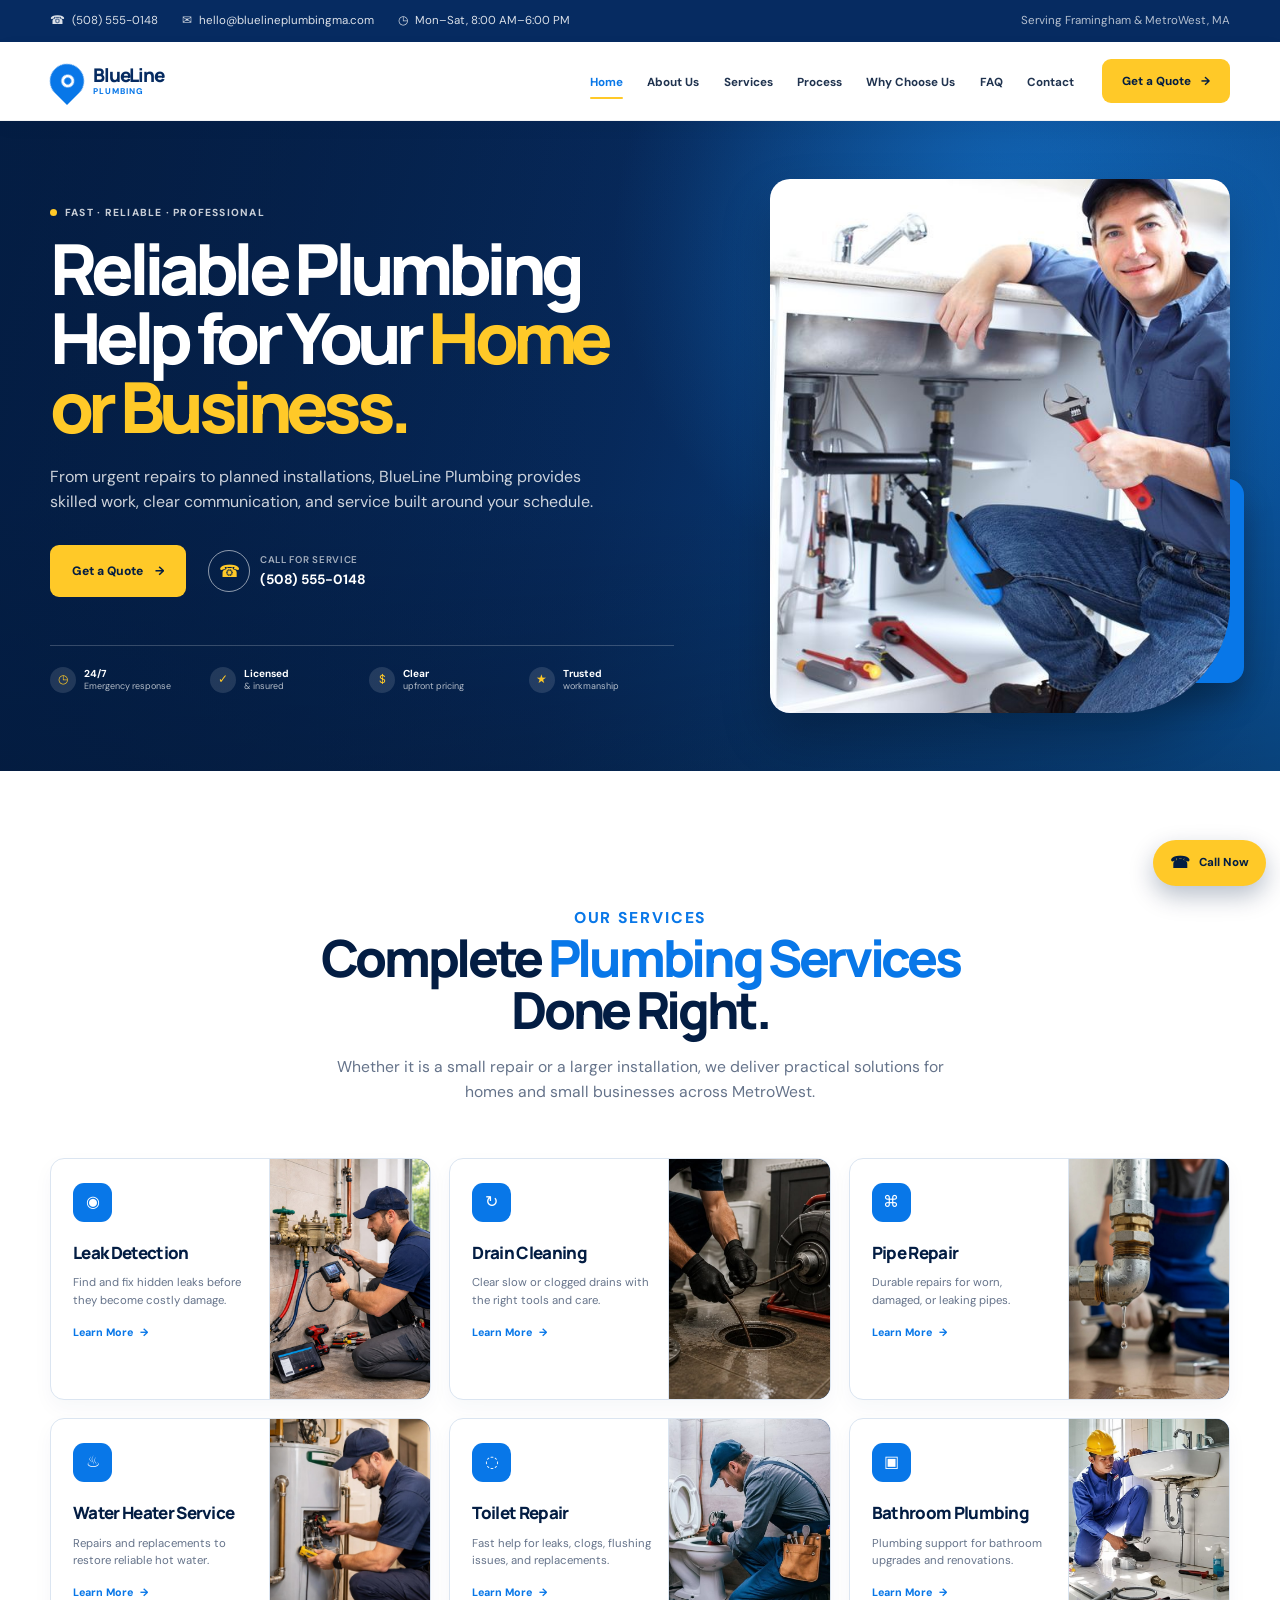
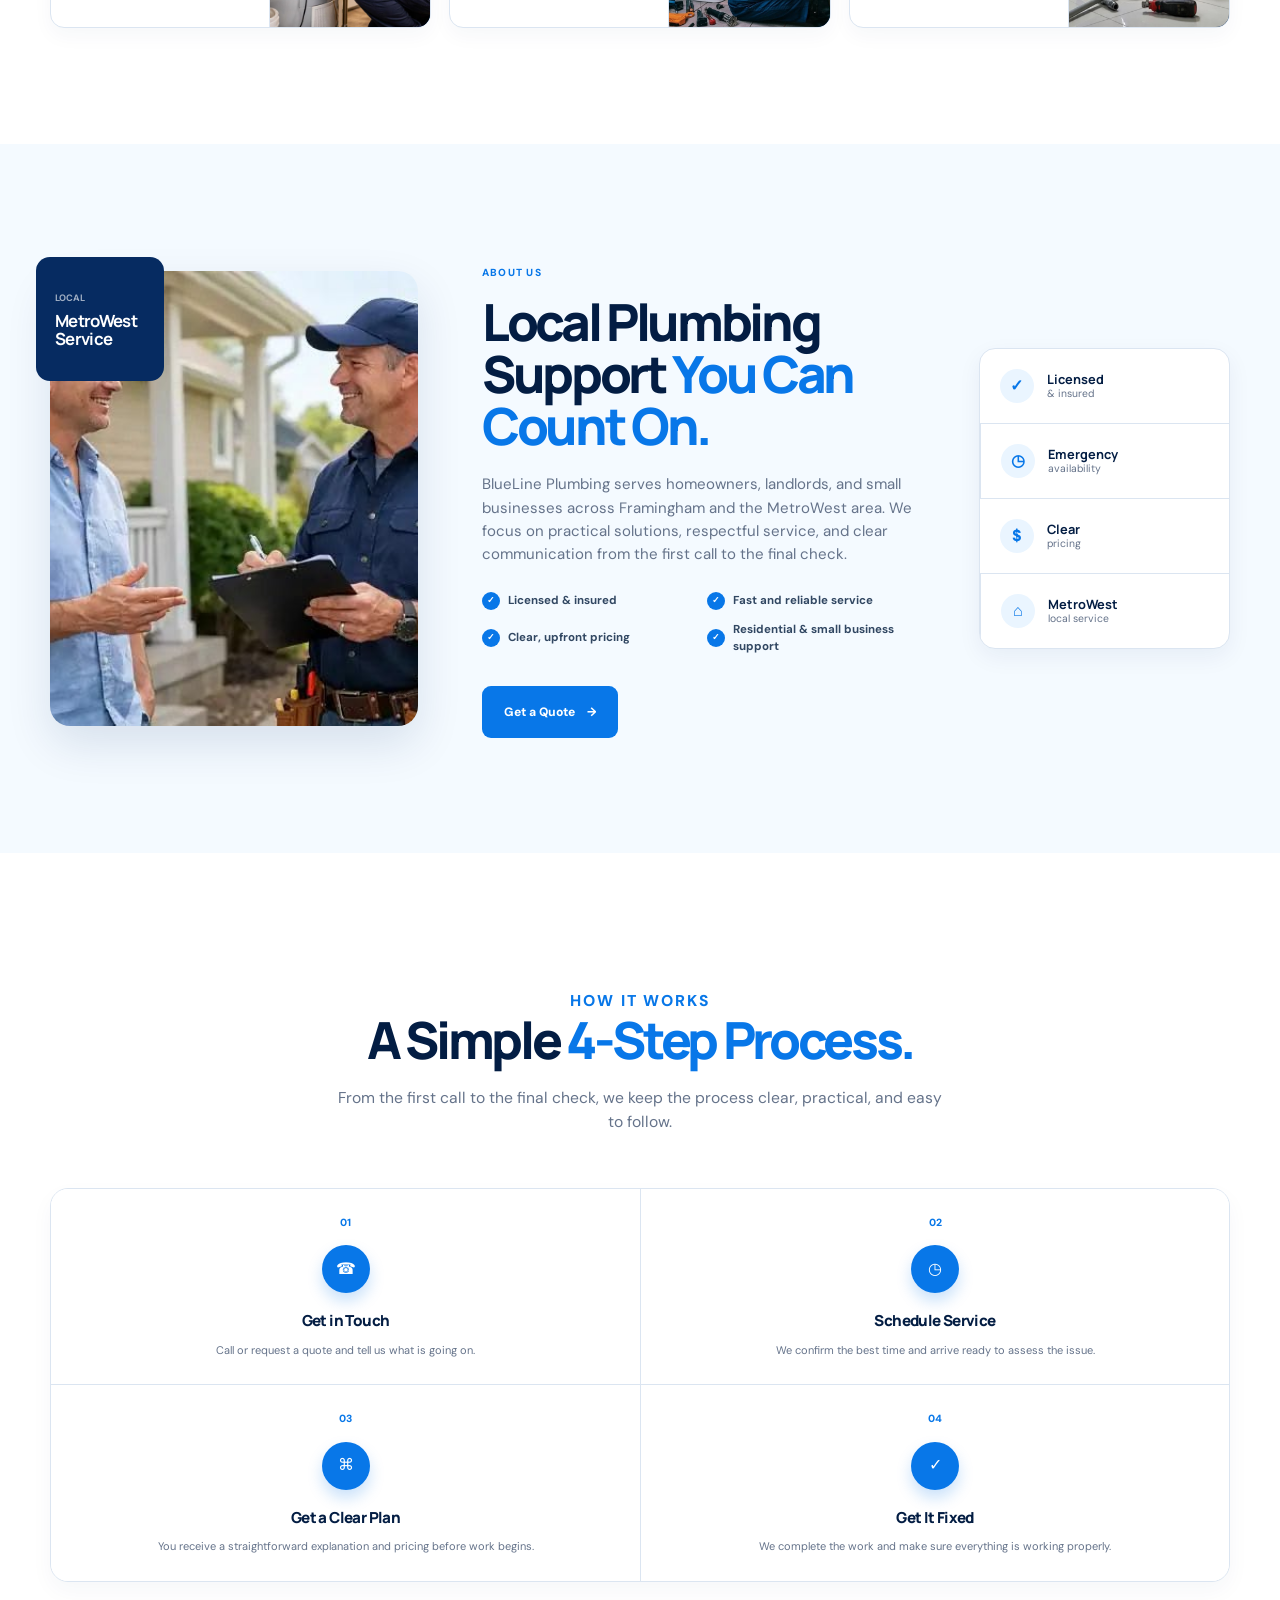
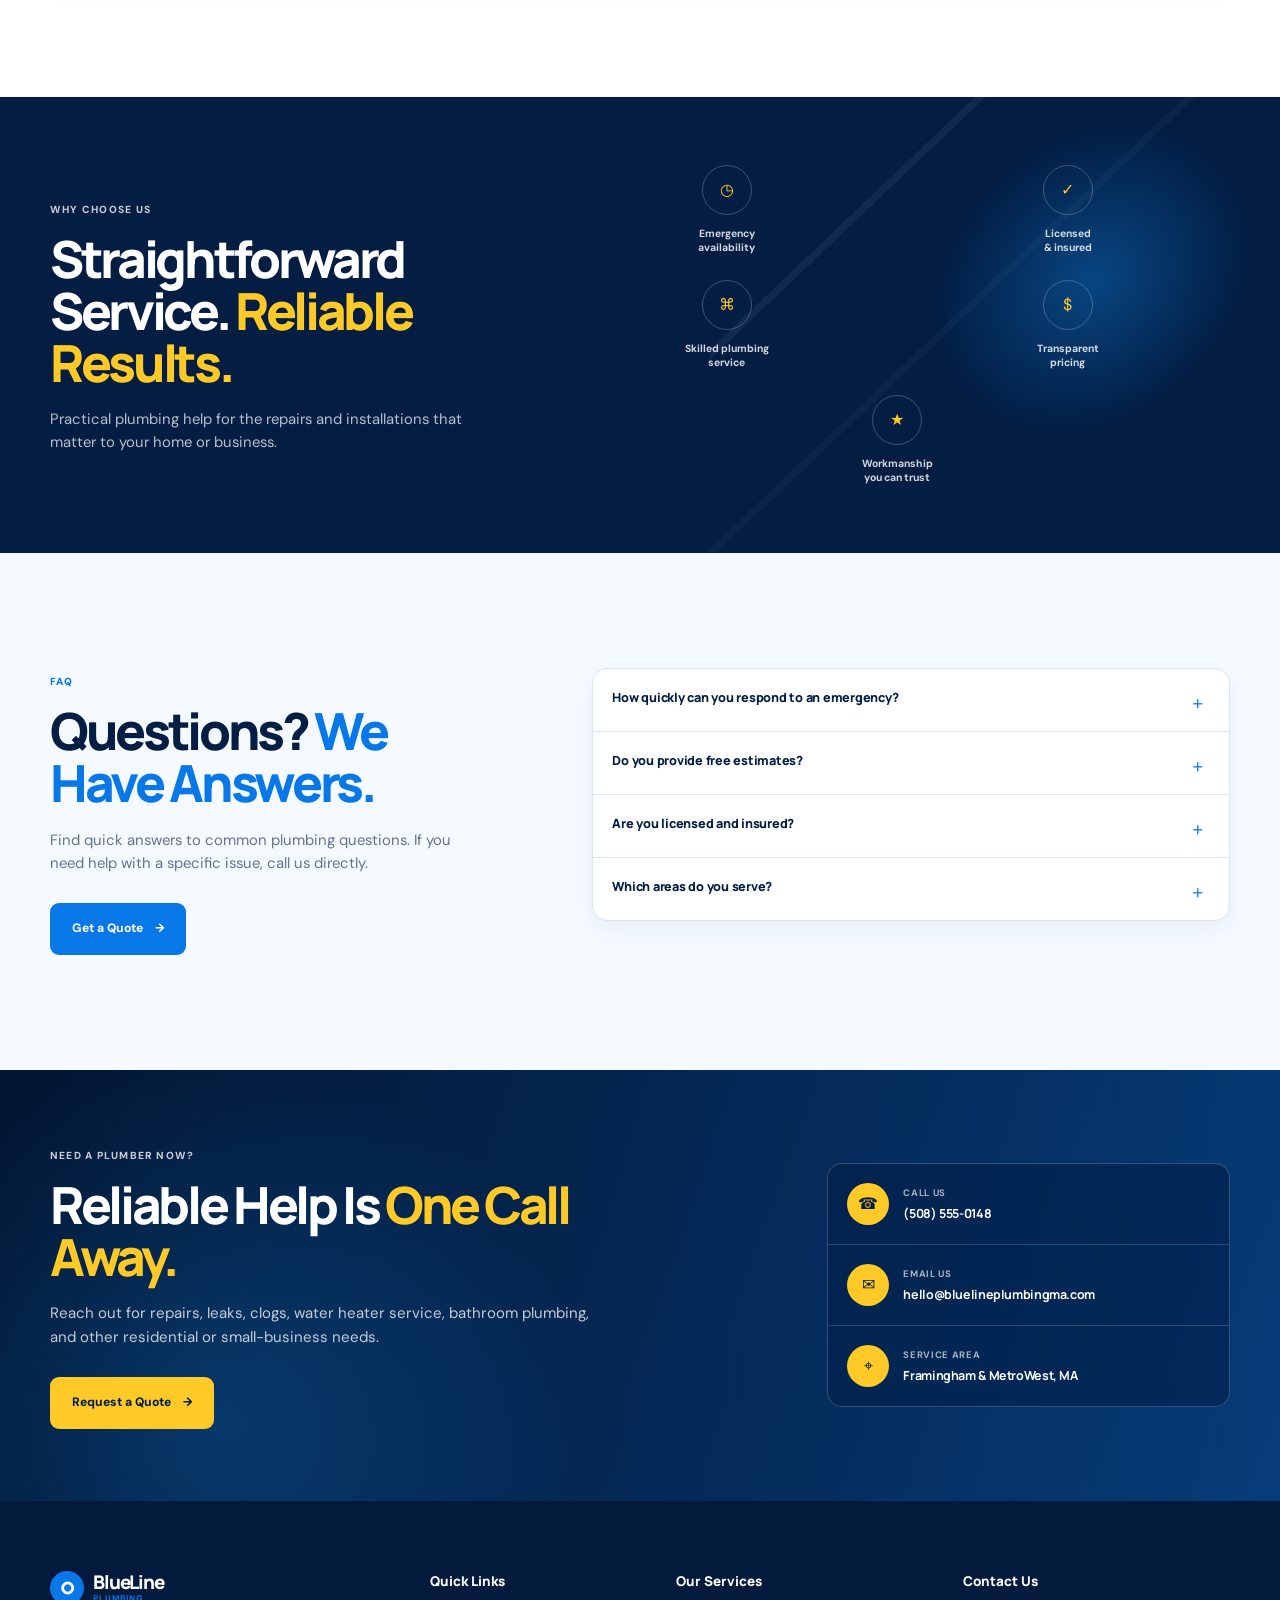
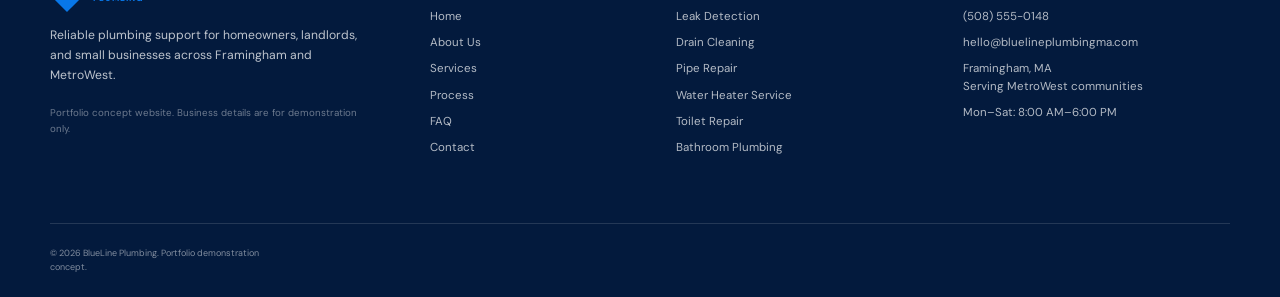
<file: index.html>
<!doctype html>
<html lang="en-US">
<head>
  <meta charset="UTF-8" />
  <meta name="viewport" content="width=device-width, initial-scale=1.0" />
  <meta name="theme-color" content="#062f6f" />

  <meta
    name="description"
    content="BlueLine Plumbing provides reliable plumbing repairs, installations, and emergency support across Framingham and MetroWest, Massachusetts."
  />

  <title>BlueLine Plumbing | Framingham &amp; MetroWest, MA</title>

  <link rel="preconnect" href="https://fonts.googleapis.com" />
  <link rel="preconnect" href="https://fonts.gstatic.com" crossorigin />
  <link
    href="https://fonts.googleapis.com/css2?family=DM+Sans:wght@400;500;600;700;800&family=Manrope:wght@400;500;600;700;800&display=swap"
    rel="stylesheet"
  />
  <link rel="stylesheet" href="style.css" />
</head>

<body>
  <div class="page-loader" id="page-loader" aria-hidden="true">
    <div class="loader-mark">
      <span class="loader-drop">●</span>
      <span>BLUELINE</span>
      <small>PLUMBING</small>
    </div>
  </div>

  <!-- Top information bar -->
  <div class="topbar">
    <div class="container topbar-inner">
      <div class="topbar-contact">
        <a href="tel:+15085550148">
          <span aria-hidden="true">☎</span>
          <span>(508) 555-0148</span>
        </a>

        <a href="mailto:hello@bluelineplumbingma.com">
          <span aria-hidden="true">✉</span>
          <span>hello@bluelineplumbingma.com</span>
        </a>

        <span class="topbar-hours">
          <span aria-hidden="true">◷</span>
          Mon–Sat, 8:00 AM–6:00 PM
        </span>
      </div>

      <p class="topbar-note">Serving Framingham &amp; MetroWest, MA</p>
    </div>
  </div>

  <!-- Main navigation -->
  <header class="site-header" id="top">
    <div class="container header-inner">
      <a class="brand" href="#home" aria-label="BlueLine Plumbing home">
        <span class="brand-icon" aria-hidden="true">●</span>

        <span class="brand-copy">
          <strong>BlueLine</strong>
          <small>Plumbing</small>
        </span>
      </a>

      <nav class="desktop-nav" aria-label="Primary navigation">
        <a class="is-active" href="#home">Home</a>
        <a href="#about">About Us</a>
        <a href="#services">Services</a>
        <a href="#process">Process</a>
        <a href="#why-us">Why Choose Us</a>
        <a href="#faq">FAQ</a>
        <a href="contact.html">Contact</a>
      </nav>

      <a class="header-cta" href="contact.html">
        Get a Quote
        <span aria-hidden="true">→</span>
      </a>

      <button
        class="menu-toggle"
        id="menu-toggle"
        type="button"
        aria-label="Open menu"
        aria-expanded="false"
        aria-controls="mobile-menu"
      >
        <span></span>
        <span></span>
        <span></span>
      </button>
    </div>

    <nav class="mobile-menu" id="mobile-menu" aria-label="Mobile navigation">
      <a href="#home">Home</a>
      <a href="#about">About Us</a>
      <a href="#services">Services</a>
      <a href="#process">Process</a>
      <a href="#why-us">Why Choose Us</a>
      <a href="#faq">FAQ</a>
      <a href="#contact">Contact</a>

      <a class="mobile-quote" href="#contact">
        Get a Quote
        <span aria-hidden="true">→</span>
      </a>
    </nav>
  </header>

  <main>
    <!-- Hero -->
    <section class="hero" id="home">
      <div class="hero-background" aria-hidden="true"></div>
      <div class="hero-overlay" aria-hidden="true"></div>

      <div class="container hero-grid">
        <div class="hero-copy reveal">
          <p class="eyebrow light">
            <span class="eyebrow-dot"></span>
            Fast · Reliable · Professional
          </p>

          <h1>
            Reliable Plumbing Help for Your
            <span>Home or Business.</span>
          </h1>

          <p class="hero-description">
            From urgent repairs to planned installations, BlueLine Plumbing
            provides skilled work, clear communication, and service built
            around your schedule.
          </p>

          <div class="hero-actions">
            <a class="button button-yellow" href="#contact">
              Get a Quote
              <span aria-hidden="true">→</span>
            </a>

            <a class="hero-call-link" href="tel:+15085550148">
              <span class="call-icon" aria-hidden="true">☎</span>
              <span>
                <small>Call for service</small>
                <strong>(508) 555-0148</strong>
              </span>
            </a>
          </div>

          <div class="hero-trust" aria-label="Service benefits">
            <div>
              <span class="trust-icon" aria-hidden="true">◷</span>
              <span>
                <strong>24/7</strong>
                Emergency response
              </span>
            </div>

            <div>
              <span class="trust-icon" aria-hidden="true">✓</span>
              <span>
                <strong>Licensed</strong>
                &amp; insured
              </span>
            </div>

            <div>
              <span class="trust-icon" aria-hidden="true">$</span>
              <span>
                <strong>Clear</strong>
                upfront pricing
              </span>
            </div>

            <div>
              <span class="trust-icon" aria-hidden="true">★</span>
              <span>
                <strong>Trusted</strong>
                workmanship
              </span>
            </div>
          </div>
        </div>

        <div class="hero-visual reveal">
          <div class="hero-image image-placeholder">
            <img src="src/hero-plumber.jpg" alt="Plumber at work" />
            <span>HERO IMAGE<br />PLUMBER AT WORK</span>
          </div>

          <aside class="emergency-card">
            <span class="emergency-icon" aria-hidden="true">☎</span>

            <p>Need Emergency<br />Plumbing Help?</p>

            <a href="tel:+15085550148">
              <strong>(508) 555-0148</strong>
              <span>Call Now →</span>
            </a>
          </aside>
        </div>
      </div>
    </section>

    <!-- Services -->
    <section class="services section" id="services">
      <div class="container">
        <div class="section-heading centered reveal">
          <p class="eyebrow blue">Our Services</p>

          <h2>
            Complete <span>Plumbing Services</span><br />
            Done Right.
          </h2>

          <p>
            Whether it is a small repair or a larger installation, we deliver
            practical solutions for homes and small businesses across MetroWest.
          </p>
        </div>

        <div class="services-grid">
          <article class="service-card reveal">
            <div class="service-card-copy">
              <span class="service-icon" aria-hidden="true">◉</span>
              <h3>Leak Detection</h3>
              <p>Find and fix hidden leaks before they become costly damage.</p>
              <a href="#contact">Learn More <span aria-hidden="true">→</span></a>
            </div>

            <div class="service-card-image image-placeholder">
              <img
                src="src/service-leak-detection.jpg"
                alt="Professional plumber inspecting a possible water leak"
                loading="lazy"
              />
              <span class="image-fallback">LEAK DETECTION PHOTO</span>
            </div>
          </article>

          <article class="service-card reveal">
            <div class="service-card-copy">
              <span class="service-icon" aria-hidden="true">↻</span>
              <h3>Drain Cleaning</h3>
              <p>Clear slow or clogged drains with the right tools and care.</p>
              <a href="#contact">Learn More <span aria-hidden="true">→</span></a>
            </div>

            <div class="service-card-image image-placeholder">
              <img
                src="src/service-drain-cleaning.jpg"
                alt="Plumber cleaning a residential drain"
                loading="lazy"
              />
              <span class="image-fallback">DRAIN CLEANING PHOTO</span>
            </div>
          </article>

          <article class="service-card reveal">
            <div class="service-card-copy">
              <span class="service-icon" aria-hidden="true">⌘</span>
              <h3>Pipe Repair</h3>
              <p>Durable repairs for worn, damaged, or leaking pipes.</p>
              <a href="#contact">Learn More <span aria-hidden="true">→</span></a>
            </div>

            <div class="service-card-image image-placeholder">
              <img
                src="src/service-pipe-repair.jpg"
                alt="Plumber repairing water pipes"
                loading="lazy"
              />
              <span class="image-fallback">PIPE REPAIR PHOTO</span>
            </div>
          </article>

          <article class="service-card reveal">
            <div class="service-card-copy">
              <span class="service-icon" aria-hidden="true">♨</span>
              <h3>Water Heater Service</h3>
              <p>Repairs and replacements to restore reliable hot water.</p>
              <a href="#contact">Learn More <span aria-hidden="true">→</span></a>
            </div>

            <div class="service-card-image image-placeholder">
              <img
                src="src/service-water-heater.jpg"
                alt="Plumber servicing a residential water heater"
                loading="lazy"
              />
              <span class="image-fallback">WATER HEATER PHOTO</span>
            </div>
          </article>

          <article class="service-card reveal">
            <div class="service-card-copy">
              <span class="service-icon" aria-hidden="true">◌</span>
              <h3>Toilet Repair</h3>
              <p>Fast help for leaks, clogs, flushing issues, and replacements.</p>
              <a href="#contact">Learn More <span aria-hidden="true">→</span></a>
            </div>

            <div class="service-card-image image-placeholder">
              <img
                src="src/service-toilet-repair.jpg"
                alt="Plumber working on a toilet repair"
                loading="lazy"
              />
              <span class="image-fallback">TOILET REPAIR PHOTO</span>
            </div>
          </article>

          <article class="service-card reveal">
            <div class="service-card-copy">
              <span class="service-icon" aria-hidden="true">▣</span>
              <h3>Bathroom Plumbing</h3>
              <p>Plumbing support for bathroom upgrades and renovations.</p>
              <a href="#contact">Learn More <span aria-hidden="true">→</span></a>
            </div>

            <div class="service-card-image image-placeholder">
              <img
                src="src/service-bathroom-plumbing.jpg"
                alt="Modern bathroom plumbing installation"
                loading="lazy"
              />
              <span class="image-fallback">BATHROOM PLUMBING PHOTO</span>
            </div>
          </article>
        </div>
      </div>
    </section>

    <!-- About -->
    <section class="about section" id="about">
      <div class="container about-grid">
        <div class="about-image-wrap reveal">
          <img
            src="src/client.jpg"
            alt="BlueLine plumbing professional ready to help"
            loading="lazy"
          />

          <div class="about-badge">
            <span>Local</span>
            <strong>MetroWest<br />Service</strong>
          </div>
        </div>

        <div class="about-copy reveal">
          <p class="eyebrow blue">About Us</p>

          <h2>
            Local Plumbing Support
            <span>You Can Count On.</span>
          </h2>

          <p>
            BlueLine Plumbing serves homeowners, landlords, and small businesses
            across Framingham and the MetroWest area. We focus on practical
            solutions, respectful service, and clear communication from the first
            call to the final check.
          </p>

          <ul class="check-list">
            <li><span aria-hidden="true">✓</span> Licensed &amp; insured</li>
            <li><span aria-hidden="true">✓</span> Fast and reliable service</li>
            <li><span aria-hidden="true">✓</span> Clear, upfront pricing</li>
            <li><span aria-hidden="true">✓</span> Residential &amp; small business support</li>
          </ul>

          <a class="button button-blue" href="#contact">
            Get a Quote
            <span aria-hidden="true">→</span>
          </a>
        </div>

        <aside class="about-facts reveal" aria-label="Service highlights">
          <div>
            <span aria-hidden="true">✓</span>
            <p>
              <strong>Licensed</strong>
              &amp; insured
            </p>
          </div>

          <div>
            <span aria-hidden="true">◷</span>
            <p>
              <strong>Emergency</strong>
              availability
            </p>
          </div>

          <div>
            <span aria-hidden="true">$</span>
            <p>
              <strong>Clear</strong>
              pricing
            </p>
          </div>

          <div>
            <span aria-hidden="true">⌂</span>
            <p>
              <strong>MetroWest</strong>
              local service
            </p>
          </div>
        </aside>
      </div>
    </section>

    <!-- Process -->
    <section class="process section" id="process">
      <div class="container">
        <div class="section-heading centered reveal">
          <p class="eyebrow blue">How It Works</p>

          <h2>
            A Simple <span>4-Step Process.</span>
          </h2>

          <p>
            From the first call to the final check, we keep the process clear,
            practical, and easy to follow.
          </p>
        </div>

        <div class="process-grid">
          <article class="process-step reveal">
            <span class="step-number">01</span>
            <span class="step-icon" aria-hidden="true">☎</span>
            <h3>Get in Touch</h3>
            <p>Call or request a quote and tell us what is going on.</p>
          </article>

          <article class="process-step reveal">
            <span class="step-number">02</span>
            <span class="step-icon" aria-hidden="true">◷</span>
            <h3>Schedule Service</h3>
            <p>We confirm the best time and arrive ready to assess the issue.</p>
          </article>

          <article class="process-step reveal">
            <span class="step-number">03</span>
            <span class="step-icon" aria-hidden="true">⌘</span>
            <h3>Get a Clear Plan</h3>
            <p>You receive a straightforward explanation and pricing before work begins.</p>
          </article>

          <article class="process-step reveal">
            <span class="step-number">04</span>
            <span class="step-icon" aria-hidden="true">✓</span>
            <h3>Get It Fixed</h3>
            <p>We complete the work and make sure everything is working properly.</p>
          </article>
        </div>
      </div>
    </section>

    <!-- Why choose us -->
    <section class="why-us" id="why-us">
      <div class="why-us-art" aria-hidden="true"></div>

      <div class="container why-us-content">
        <div class="why-us-copy reveal">
          <p class="eyebrow light">Why Choose Us</p>

          <h2>
            Straightforward Service.
            <span>Reliable Results.</span>
          </h2>

          <p>
            Practical plumbing help for the repairs and installations that
            matter to your home or business.
          </p>
        </div>

        <div class="why-us-features reveal">
          <div>
            <span aria-hidden="true">◷</span>
            <p>Emergency<br />availability</p>
          </div>

          <div>
            <span aria-hidden="true">✓</span>
            <p>Licensed<br />&amp; insured</p>
          </div>

          <div>
            <span aria-hidden="true">⌘</span>
            <p>Skilled plumbing<br />service</p>
          </div>

          <div>
            <span aria-hidden="true">$</span>
            <p>Transparent<br />pricing</p>
          </div>

          <div>
            <span aria-hidden="true">★</span>
            <p>Workmanship<br />you can trust</p>
          </div>
        </div>
      </div>
    </section>

    <!-- FAQ -->
    <section class="faq section" id="faq">
      <div class="container faq-grid">
        <div class="faq-intro reveal">
          <p class="eyebrow blue">FAQ</p>

          <h2>
            Questions?
            <span>We Have Answers.</span>
          </h2>

          <p>
            Find quick answers to common plumbing questions. If you need help
            with a specific issue, call us directly.
          </p>

          <a class="button button-blue" href="#contact">
            Get a Quote
            <span aria-hidden="true">→</span>
          </a>
        </div>

        <div class="faq-list reveal">
          <details>
            <summary>
              How quickly can you respond to an emergency?
              <span aria-hidden="true">+</span>
            </summary>

            <p>
              For urgent plumbing issues, call us directly. Availability depends
              on the time, location, and the nature of the problem.
            </p>
          </details>

          <details>
            <summary>
              Do you provide free estimates?
              <span aria-hidden="true">+</span>
            </summary>

            <p>
              We provide clear estimates based on the type of work needed. For
              some repairs, an on-site assessment may be required before a final quote.
            </p>
          </details>

          <details>
            <summary>
              Are you licensed and insured?
              <span aria-hidden="true">+</span>
            </summary>

            <p>
              This portfolio concept uses demonstration content. A real business
              should display only its verified license and insurance details.
            </p>
          </details>

          <details>
            <summary>
              Which areas do you serve?
              <span aria-hidden="true">+</span>
            </summary>

            <p>
              Framingham, Natick, Marlborough, Ashland, Sudbury, and nearby
              MetroWest communities.
            </p>
          </details>
        </div>
      </div>
    </section>

    <!-- Final contact CTA -->
    <section class="contact-cta" id="contact">
      <div class="contact-cta-background" aria-hidden="true"></div>
      <div class="contact-cta-overlay" aria-hidden="true"></div>

      <div class="container contact-cta-inner">
        <div class="contact-cta-copy reveal">
          <p class="eyebrow light">Need a Plumber Now?</p>

          <h2>
            Reliable Help Is
            <span>One Call Away.</span>
          </h2>

          <p>
            Reach out for repairs, leaks, clogs, water heater service, bathroom
            plumbing, and other residential or small-business needs.
          </p>

          <a class="button button-yellow" href="mailto:hello@bluelineplumbingma.com">
            Request a Quote
            <span aria-hidden="true">→</span>
          </a>
        </div>

        <div class="contact-cta-details reveal">
          <a href="tel:+15085550148">
            <span class="contact-detail-icon" aria-hidden="true">☎</span>
            <span>
              <small>Call Us</small>
              <strong>(508) 555-0148</strong>
            </span>
          </a>

          <a href="mailto:hello@bluelineplumbingma.com">
            <span class="contact-detail-icon" aria-hidden="true">✉</span>
            <span>
              <small>Email Us</small>
              <strong>hello@bluelineplumbingma.com</strong>
            </span>
          </a>

          <div>
            <span class="contact-detail-icon" aria-hidden="true">⌖</span>
            <span>
              <small>Service Area</small>
              <strong>Framingham &amp; MetroWest, MA</strong>
            </span>
          </div>
        </div>
      </div>
    </section>
  </main>

  <!-- Footer -->
  <footer class="site-footer">
    <div class="container footer-grid">
      <div class="footer-brand-block">
        <a class="brand footer-brand" href="#home">
          <span class="brand-icon" aria-hidden="true">●</span>

          <span class="brand-copy">
            <strong>BlueLine</strong>
            <small>Plumbing</small>
          </span>
        </a>

        <p>
          Reliable plumbing support for homeowners, landlords, and small businesses
          across Framingham and MetroWest.
        </p>

        <p class="demo-notice">
          Portfolio concept website. Business details are for demonstration only.
        </p>
      </div>

      <div class="footer-column">
        <h3>Quick Links</h3>

        <a href="#home">Home</a>
        <a href="#about">About Us</a>
        <a href="#services">Services</a>
        <a href="#process">Process</a>
        <a href="#faq">FAQ</a>
        <a class="is-active" href="contact.html">Contact</a>
      </div>

     <div class="footer-column">
  <h3>Our Services</h3>

  <a href="leak-detection.html">Leak Detection</a>
  <a href="index.html#services">Drain Cleaning</a>
  <a href="index.html#services">Pipe Repair</a>
  <a href="index.html#services">Water Heater Service</a>
  <a href="index.html#services">Toilet Repair</a>
  <a href="index.html#services">Bathroom Plumbing</a>
</div>

      <div class="footer-column footer-contact">
        <h3>Contact Us</h3>

        <a href="tel:+15085550148">(508) 555-0148</a>
        <a href="mailto:hello@bluelineplumbingma.com">
          hello@bluelineplumbingma.com
        </a>
      

        <p>
          Framingham, MA<br />
          Serving MetroWest communities
        </p>

        <p>Mon–Sat: 8:00 AM–6:00 PM</p>
      </div>
    </div>

    <div class="container footer-bottom">
      <p>© <span id="year"></span> BlueLine Plumbing. Portfolio demonstration concept.</p>

      <button class="back-to-top" id="back-to-top" type="button" aria-label="Back to top">
        ↑
      </button>
    </div>
  </footer>

  <a
    class="mobile-call"
    href="tel:+15085550148"
    aria-label="Call BlueLine Plumbing"
  >
    <span aria-hidden="true">☎</span>
    <span>Call Now</span>
  </a>
  <script src="script.js"></script>
</body>
</html>
</file>
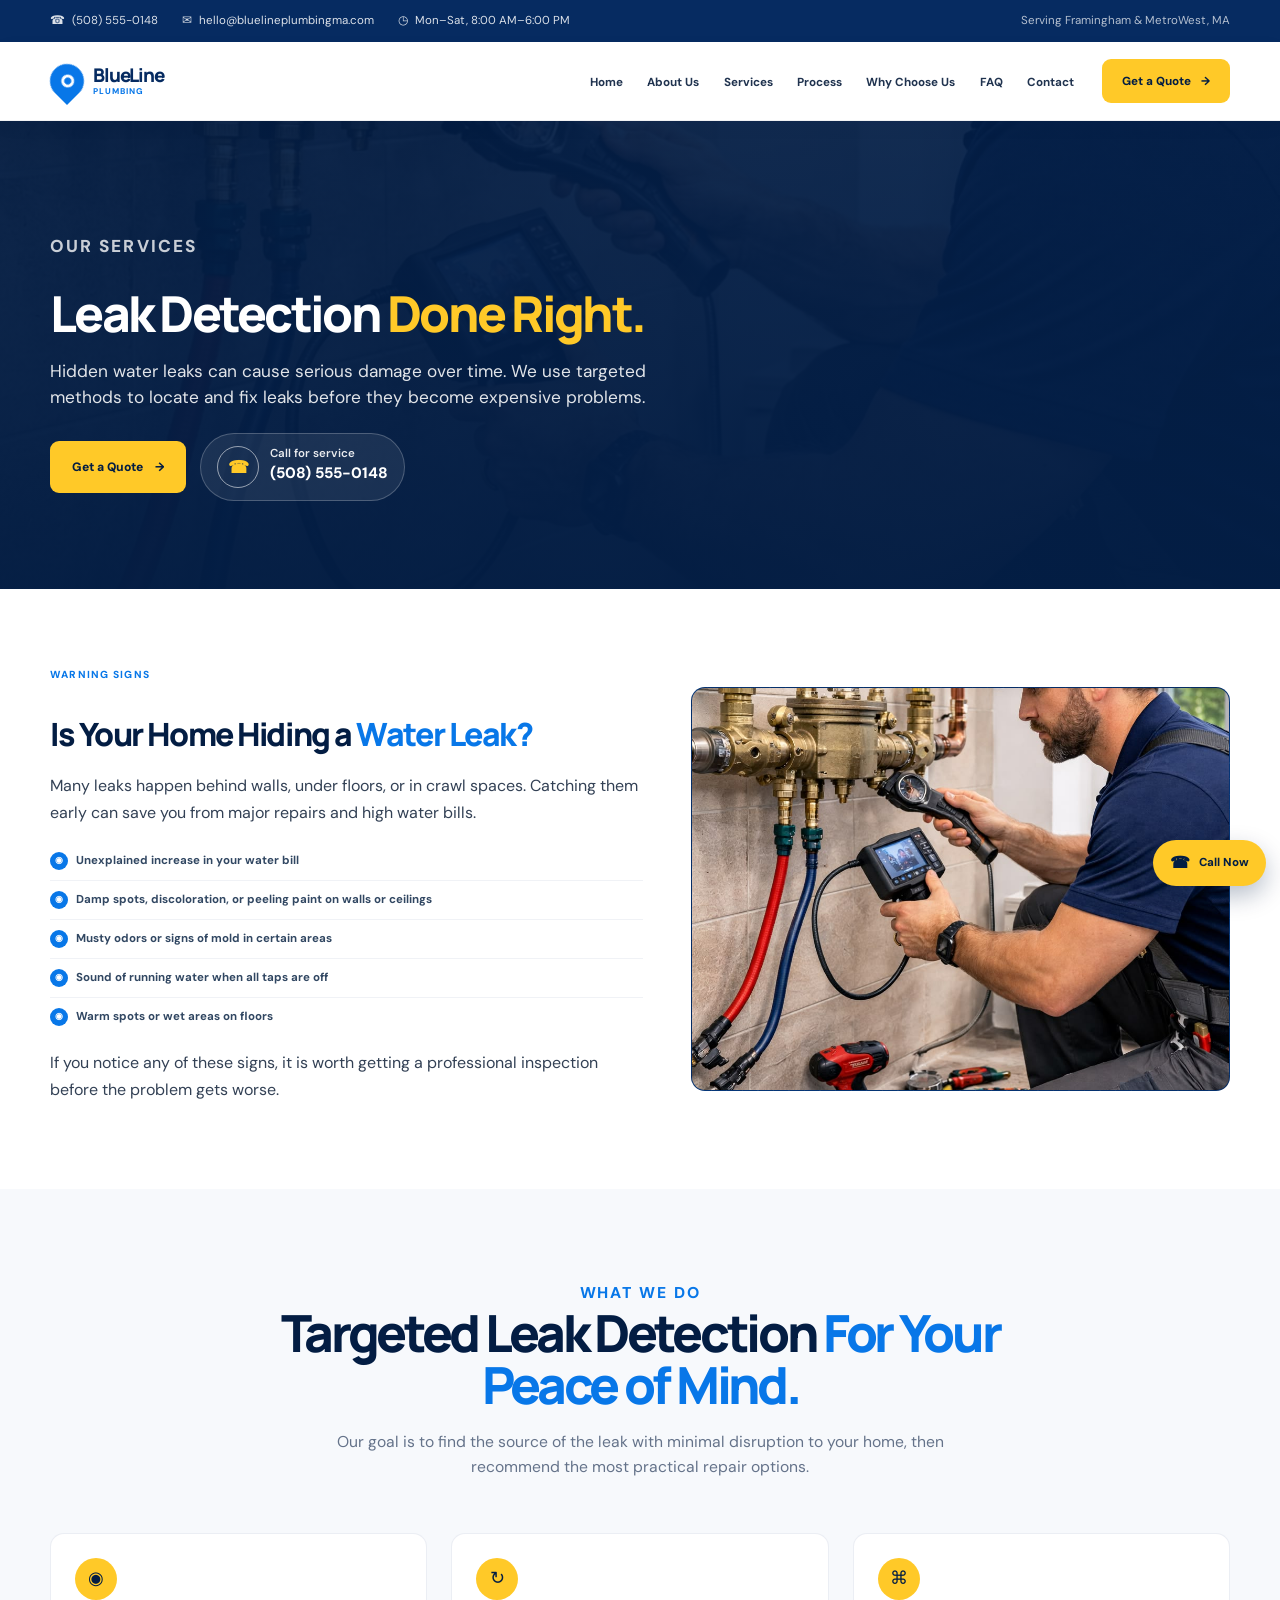
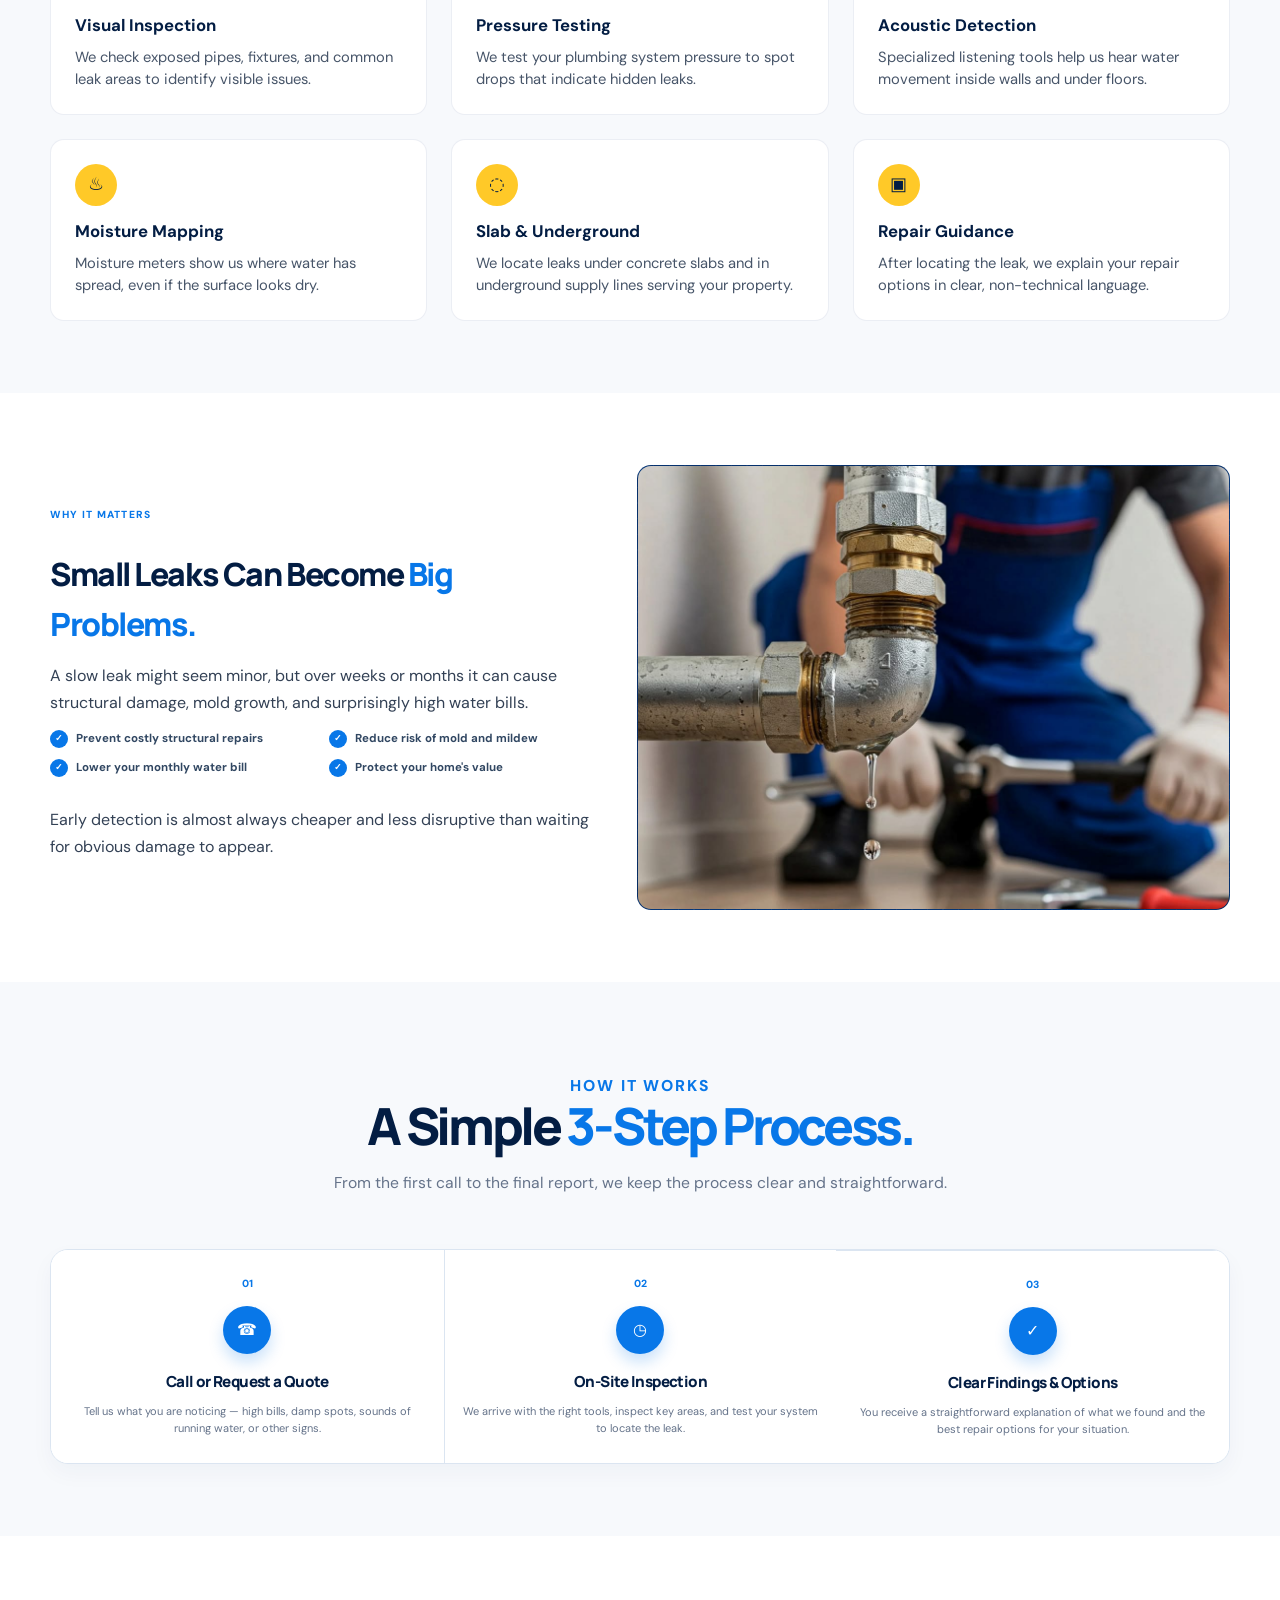
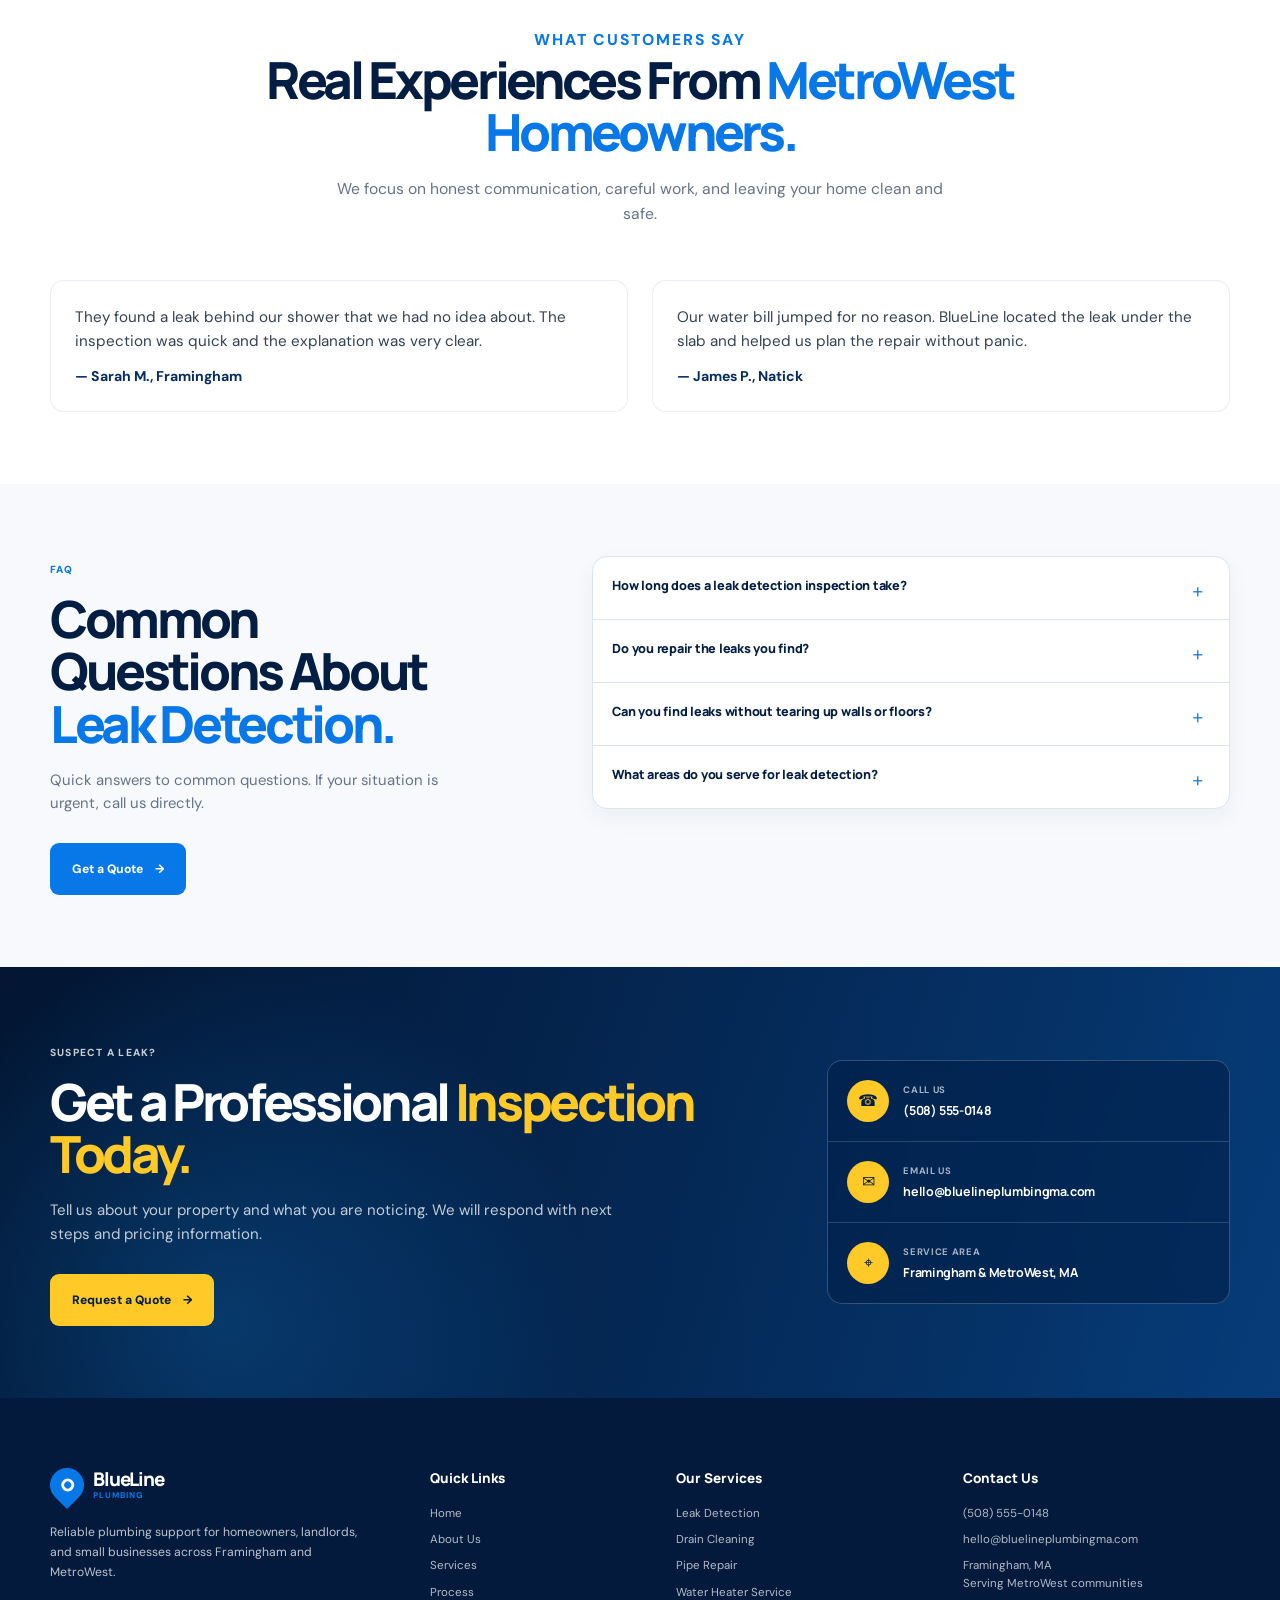
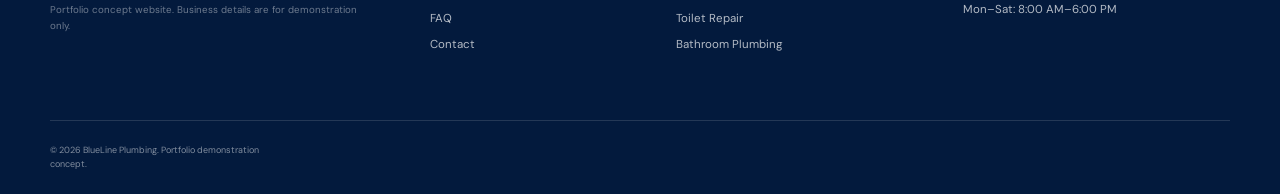
<file: leak-detection.html>
<!doctype html>
<html lang="en-US">
<head>
  <meta charset="UTF-8" />
  <meta name="viewport" content="width=device-width, initial-scale=1.0" />
  <meta name="theme-color" content="#062f6f" />

  <meta
    name="description"
    content="Professional leak detection in Framingham & MetroWest, MA. Find and fix hidden water leaks before they cause costly damage. Call BlueLine Plumbing."
  />

  <title>Leak Detection | BlueLine Plumbing | Framingham &amp; MetroWest, MA</title>

  <!-- Open Graph -->
  <meta property="og:title" content="Leak Detection | BlueLine Plumbing" />
  <meta
    property="og:description"
    content="Professional leak detection in Framingham & MetroWest, MA. Find and fix hidden water leaks before they cause costly damage."
  />
  <meta property="og:type" content="website" />
  <meta property="og:url" content="https://bluelineplumbingma.com/leak-detection.html" />
  <meta property="og:image" content="https://bluelineplumbingma.com/src/og-leak-detection.jpg" />

  <link rel="preconnect" href="https://fonts.googleapis.com" />
  <link rel="preconnect" href="https://fonts.gstatic.com" crossorigin />
  <link
    href="https://fonts.googleapis.com/css2?family=DM+Sans:wght@400;500;600;700;800&family=Manrope:wght@400;500;600;700;800&display=swap"
    rel="stylesheet"
  />
  <link rel="stylesheet" href="style.css" />
</head>

<body>
  <div class="page-loader" id="page-loader" aria-hidden="true">
    <div class="loader-mark">
      <span class="loader-drop">●</span>
      <span>BLUELINE</span>
      <small>PLUMBING</small>
    </div>
  </div>

  <!-- Top information bar -->
  <div class="topbar">
    <div class="container topbar-inner">
      <div class="topbar-contact">
        <a href="tel:+15085550148">
          <span aria-hidden="true">☎</span>
          <span>(508) 555-0148</span>
        </a>

        <a href="mailto:hello@bluelineplumbingma.com">
          <span aria-hidden="true">✉</span>
          <span>hello@bluelineplumbingma.com</span>
        </a>

        <span class="topbar-hours">
          <span aria-hidden="true">◷</span>
          Mon–Sat, 8:00 AM–6:00 PM
        </span>
      </div>

      <p class="topbar-note">Serving Framingham &amp; MetroWest, MA</p>
    </div>
  </div>

  <!-- Main navigation -->
  <header class="site-header" id="top">
    <div class="container header-inner">
      <a class="brand" href="index.html" aria-label="BlueLine Plumbing home">
        <span class="brand-icon" aria-hidden="true">●</span>

        <span class="brand-copy">
          <strong>BlueLine</strong>
          <small>Plumbing</small>
        </span>
      </a>

      <nav class="desktop-nav" aria-label="Primary navigation">
        <a href="index.html#home">Home</a>
        <a href="index.html#about">About Us</a>
        <a href="index.html#services">Services</a>
        <a href="index.html#process">Process</a>
        <a href="index.html#why-us">Why Choose Us</a>
        <a href="index.html#faq">FAQ</a>
        <a href="contact.html">Contact</a>
      </nav>

      <a class="header-cta" href="#quote">
        Get a Quote
        <span aria-hidden="true">→</span>
      </a>

      <button
        class="menu-toggle"
        id="menu-toggle"
        type="button"
        aria-label="Open menu"
        aria-expanded="false"
        aria-controls="mobile-menu"
      >
        <span></span>
        <span></span>
        <span></span>
      </button>
    </div>

    <nav class="mobile-menu" id="mobile-menu" aria-label="Mobile navigation">
      <a href="index.html#home">Home</a>
      <a href="index.html#about">About Us</a>
      <a href="index.html#services">Services</a>
      <a href="index.html#process">Process</a>
      <a href="index.html#why-us">Why Choose Us</a>
      <a href="index.html#faq">FAQ</a>
      <a href="contact.html">Contact</a>

      <a class="mobile-quote" href="#quote">
        Get a Quote
        <span aria-hidden="true">→</span>
      </a>
    </nav>
  </header>

  <main>
    <!-- Service hero -->
    <section class="service-hero">
      <div class="service-hero-background" aria-hidden="true"></div>
      <div class="service-hero-overlay" aria-hidden="true"></div>

      <div class="container service-hero-inner">
        <div class="service-hero-copy reveal">
          <p class="eyebrow light">Our Services</p>

          <h1>
            Leak Detection
            <span>Done Right.</span>
          </h1>

          <p>
            Hidden water leaks can cause serious damage over time. We use
            targeted methods to locate and fix leaks before they become
            expensive problems.
          </p>

          <div class="service-hero-actions">
            <a class="button button-yellow" href="#quote">
              Get a Quote
              <span aria-hidden="true">→</span>
            </a>

            <a class="service-call-link" href="tel:+15085550148">
              <span class="call-icon" aria-hidden="true">☎</span>
              <span>
                <small>Call for service</small>
                <strong>(508) 555-0148</strong>
              </span>
            </a>
          </div>
        </div>
      </div>
    </section>

    <!-- Warning signs -->
    <section class="service-section section">
      <div class="container service-grid">
        <div class="service-copy reveal">
          <p class="eyebrow blue">Warning Signs</p>

          <h2>
            Is Your Home Hiding a
            <span>Water Leak?</span>
          </h2>

          <p>
            Many leaks happen behind walls, under floors, or in crawl spaces.
            Catching them early can save you from major repairs and high
            water bills.
          </p>

          <ul class="check-list warning-list">
            <li><span aria-hidden="true">◉</span> Unexplained increase in your water bill</li>
            <li><span aria-hidden="true">◉</span> Damp spots, discoloration, or peeling paint on walls or ceilings</li>
            <li><span aria-hidden="true">◉</span> Musty odors or signs of mold in certain areas</li>
            <li><span aria-hidden="true">◉</span> Sound of running water when all taps are off</li>
            <li><span aria-hidden="true">◉</span> Warm spots or wet areas on floors</li>
          </ul>

          <p>
            If you notice any of these signs, it is worth getting a professional
            inspection before the problem gets worse.
          </p>
        </div>

        <div class="service-visual reveal">
          <div class="service-image image-placeholder">
            <img
              src="src/service-leak-detection.jpg"
              alt="Plumber inspecting pipes for water leaks"
              loading="lazy"
            />
            <span>LEAK DETECTION IMAGE</span>
          </div>
        </div>
      </div>
    </section>

    <!-- What we do -->
    <section class="service-section section bg-light">
      <div class="container">
        <div class="section-heading centered reveal">
          <p class="eyebrow blue">What We Do</p>

          <h2>
            Targeted Leak Detection
            <span>For Your Peace of Mind.</span>
          </h2>

          <p>
            Our goal is to find the source of the leak with minimal disruption
            to your home, then recommend the most practical repair options.
          </p>
        </div>

        <div class="features-grid reveal">
          <div class="feature-card">
            <span class="feature-icon" aria-hidden="true">◉</span>
            <h3>Visual Inspection</h3>
            <p>
              We check exposed pipes, fixtures, and common leak areas to identify
              visible issues.
            </p>
          </div>

          <div class="feature-card">
            <span class="feature-icon" aria-hidden="true">↻</span>
            <h3>Pressure Testing</h3>
            <p>
              We test your plumbing system pressure to spot drops that indicate
              hidden leaks.
            </p>
          </div>

          <div class="feature-card">
            <span class="feature-icon" aria-hidden="true">⌘</span>
            <h3>Acoustic Detection</h3>
            <p>
              Specialized listening tools help us hear water movement inside walls
              and under floors.
            </p>
          </div>

          <div class="feature-card">
            <span class="feature-icon" aria-hidden="true">♨</span>
            <h3>Moisture Mapping</h3>
            <p>
              Moisture meters show us where water has spread, even if the surface
              looks dry.
            </p>
          </div>

          <div class="feature-card">
            <span class="feature-icon" aria-hidden="true">◌</span>
            <h3>Slab & Underground</h3>
            <p>
              We locate leaks under concrete slabs and in underground supply lines
              serving your property.
            </p>
          </div>

          <div class="feature-card">
            <span class="feature-icon" aria-hidden="true">▣</span>
            <h3>Repair Guidance</h3>
            <p>
              After locating the leak, we explain your repair options in clear,
              non-technical language.
            </p>
          </div>
        </div>
      </div>
    </section>

    <!-- Why it matters -->
    <section class="service-section section">
      <div class="container service-grid reverse">
        <div class="service-copy reveal">
          <p class="eyebrow blue">Why It Matters</p>

          <h2>
            Small Leaks Can Become
            <span>Big Problems.</span>
          </h2>

          <p>
            A slow leak might seem minor, but over weeks or months it can cause
            structural damage, mold growth, and surprisingly high water bills.
          </p>

          <ul class="check-list">
            <li><span aria-hidden="true">✓</span> Prevent costly structural repairs</li>
            <li><span aria-hidden="true">✓</span> Reduce risk of mold and mildew</li>
            <li><span aria-hidden="true">✓</span> Lower your monthly water bill</li>
            <li><span aria-hidden="true">✓</span> Protect your home's value</li>
          </ul>

          <p>
            Early detection is almost always cheaper and less disruptive than
            waiting for obvious damage to appear.
          </p>
        </div>

        <div class="service-visual reveal">
          <div class="service-image image-placeholder">
            <img
              src="src/service-pipe-repair.jpg"
              alt="Water damaged wall from hidden leak"
              loading="lazy"
            />
            <span>PIPE REPAIR / DAMAGE IMAGE</span>
          </div>
        </div>
      </div>
    </section>

    <!-- Mini process -->
    <section class="service-section section bg-light">
      <div class="container">
        <div class="section-heading centered reveal">
          <p class="eyebrow blue">How It Works</p>

          <h2>
            A Simple <span>3-Step Process.</span>
          </h2>

          <p>
            From the first call to the final report, we keep the process clear
            and straightforward.
          </p>
        </div>

        <div class="process-grid reveal">
          <article class="process-step">
            <span class="step-number">01</span>
            <span class="step-icon" aria-hidden="true">☎</span>
            <h3>Call or Request a Quote</h3>
            <p>
              Tell us what you are noticing — high bills, damp spots, sounds of
              running water, or other signs.
            </p>
          </article>

          <article class="process-step">
            <span class="step-number">02</span>
            <span class="step-icon" aria-hidden="true">◷</span>
            <h3>On-Site Inspection</h3>
            <p>
              We arrive with the right tools, inspect key areas, and test your
              system to locate the leak.
            </p>
          </article>

          <article class="process-step">
            <span class="step-number">03</span>
            <span class="step-icon" aria-hidden="true">✓</span>
            <h3>Clear Findings & Options</h3>
            <p>
              You receive a straightforward explanation of what we found and the
              best repair options for your situation.
            </p>
          </article>
        </div>
      </div>
    </section>

    <!-- Testimonials -->
    <section class="service-section section">
      <div class="container">
        <div class="section-heading centered reveal">
          <p class="eyebrow blue">What Customers Say</p>

          <h2>
            Real Experiences From
            <span>MetroWest Homeowners.</span>
          </h2>

          <p>
            We focus on honest communication, careful work, and leaving your
            home clean and safe.
          </p>
        </div>

        <div class="testimonials-grid reveal">
          <blockquote class="testimonial-card">
            <p>
              They found a leak behind our shower that we had no idea about.
              The inspection was quick and the explanation was very clear.
            </p>
            <footer>
              <strong>— Sarah M., Framingham</strong>
            </footer>
          </blockquote>

          <blockquote class="testimonial-card">
            <p>
              Our water bill jumped for no reason. BlueLine located the leak
              under the slab and helped us plan the repair without panic.
            </p>
            <footer>
              <strong>— James P., Natick</strong>
            </footer>
          </blockquote>
        </div>
      </div>
    </section>

    <!-- FAQ -->
    <section class="service-section section bg-light">
      <div class="container faq-grid">
        <div class="faq-intro reveal">
          <p class="eyebrow blue">FAQ</p>

          <h2>
            Common Questions About
            <span>Leak Detection.</span>
          </h2>

          <p>
            Quick answers to common questions. If your situation is urgent,
            call us directly.
          </p>

          <a class="button button-blue" href="#quote">
            Get a Quote
            <span aria-hidden="true">→</span>
          </a>
        </div>

        <div class="faq-list reveal">
          <details>
            <summary>
              How long does a leak detection inspection take?
              <span aria-hidden="true">+</span>
            </summary>

            <p>
              Most inspections take between 45 minutes and 2 hours, depending
              on the size of the property and the complexity of the plumbing
              system.
            </p>
          </details>

          <details>
            <summary>
              Do you repair the leaks you find?
              <span aria-hidden="true">+</span>
            </summary>

            <p>
              Yes. After locating the leak, we can provide a separate estimate
              for the repair work and schedule it at your convenience.
            </p>
          </details>

          <details>
            <summary>
              Can you find leaks without tearing up walls or floors?
              <span aria-hidden="true">+</span>
            </summary>

            <p>
              In many cases, we can locate leaks using non-invasive methods.
              If access is needed, we explain exactly what is required and why.
            </p>
          </details>

          <details>
            <summary>
              What areas do you serve for leak detection?
              <span aria-hidden="true">+</span>
            </summary>

            <p>
              We provide leak detection across Framingham, Natick, Marlborough,
              Ashland, Sudbury, and nearby MetroWest communities.
            </p>
          </details>
        </div>
      </div>
    </section>

    <!-- Quote CTA -->
    <section class="contact-cta" id="quote">
      <div class="contact-cta-background" aria-hidden="true"></div>
      <div class="contact-cta-overlay" aria-hidden="true"></div>

      <div class="container contact-cta-inner">
        <div class="contact-cta-copy reveal">
          <p class="eyebrow light">Suspect a Leak?</p>

          <h2>
            Get a Professional
            <span>Inspection Today.</span>
          </h2>

          <p>
            Tell us about your property and what you are noticing. We will
            respond with next steps and pricing information.
          </p>

          <a class="button button-yellow" href="contact.html">
            Request a Quote
            <span aria-hidden="true">→</span>
          </a>
        </div>

        <div class="contact-cta-details reveal">
          <a href="tel:+15085550148">
            <span class="contact-detail-icon" aria-hidden="true">☎</span>
            <span>
              <small>Call Us</small>
              <strong>(508) 555-0148</strong>
            </span>
          </a>

          <a href="mailto:hello@bluelineplumbingma.com">
            <span class="contact-detail-icon" aria-hidden="true">✉</span>
            <span>
              <small>Email Us</small>
              <strong>hello@bluelineplumbingma.com</strong>
            </span>
          </a>

          <div>
            <span class="contact-detail-icon" aria-hidden="true">⌖</span>
            <span>
              <small>Service Area</small>
              <strong>Framingham &amp; MetroWest, MA</strong>
            </span>
          </div>
        </div>
      </div>
    </section>
  </main>

  <!-- Footer -->
  <footer class="site-footer">
    <div class="container footer-grid">
      <div class="footer-brand-block">
        <a class="brand footer-brand" href="index.html">
          <span class="brand-icon" aria-hidden="true">●</span>

          <span class="brand-copy">
            <strong>BlueLine</strong>
            <small>Plumbing</small>
          </span>
        </a>

        <p>
          Reliable plumbing support for homeowners, landlords, and small businesses
          across Framingham and MetroWest.
        </p>

        <p class="demo-notice">
          Portfolio concept website. Business details are for demonstration only.
        </p>
      </div>

      <div class="footer-column">
        <h3>Quick Links</h3>

        <a href="index.html#home">Home</a>
        <a href="index.html#about">About Us</a>
        <a href="index.html#services">Services</a>
        <a href="index.html#process">Process</a>
        <a href="index.html#faq">FAQ</a>
        <a href="contact.html">Contact</a>
      </div>

      <div class="footer-column">
        <h3>Our Services</h3>

        <a href="leak-detection.html" class="is-active">Leak Detection</a>
        <a href="drain-cleaning.html">Drain Cleaning</a>
        <a href="pipe-repair.html">Pipe Repair</a>
        <a href="water-heater.html">Water Heater Service</a>
        <a href="toilet-repair.html">Toilet Repair</a>
        <a href="bathroom-plumbing.html">Bathroom Plumbing</a>
      </div>

      <div class="footer-column footer-contact">
        <h3>Contact Us</h3>

        <a href="tel:+15085550148">(508) 555-0148</a>
        <a href="mailto:hello@bluelineplumbingma.com">
          hello@bluelineplumbingma.com
        </a>

        <p>
          Framingham, MA<br />
          Serving MetroWest communities
        </p>

        <p>Mon–Sat: 8:00 AM–6:00 PM</p>
      </div>
    </div>

    <div class="container footer-bottom">
      <p>© <span id="year"></span> BlueLine Plumbing. Portfolio demonstration concept.</p>

      <button class="back-to-top" id="back-to-top" type="button" aria-label="Back to top">
        ↑
      </button>
    </div>
  </footer>

  <a
    class="mobile-call"
    href="tel:+15085550148"
    aria-label="Call BlueLine Plumbing"
  >
    <span aria-hidden="true">☎</span>
    <span>Call Now</span>
  </a>

  <script src="script.js"></script>
</body>
</html>
</file>
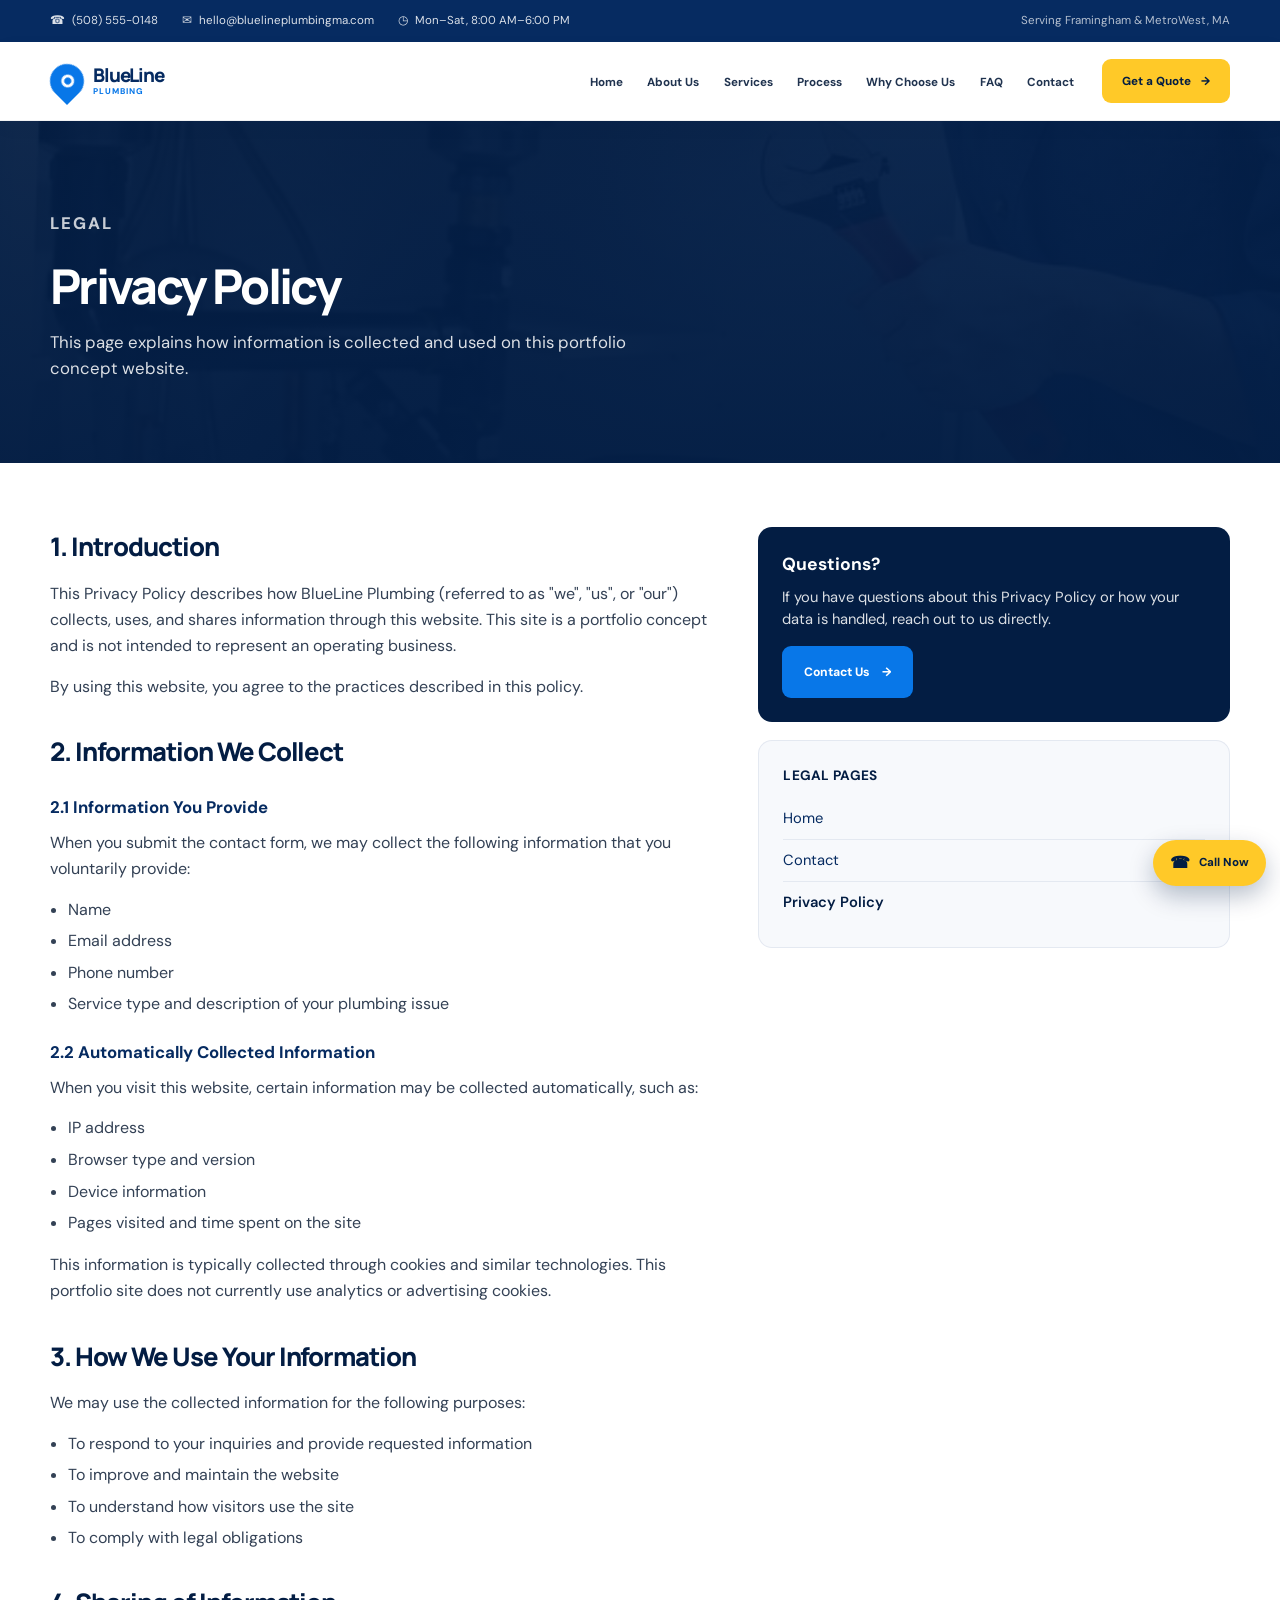
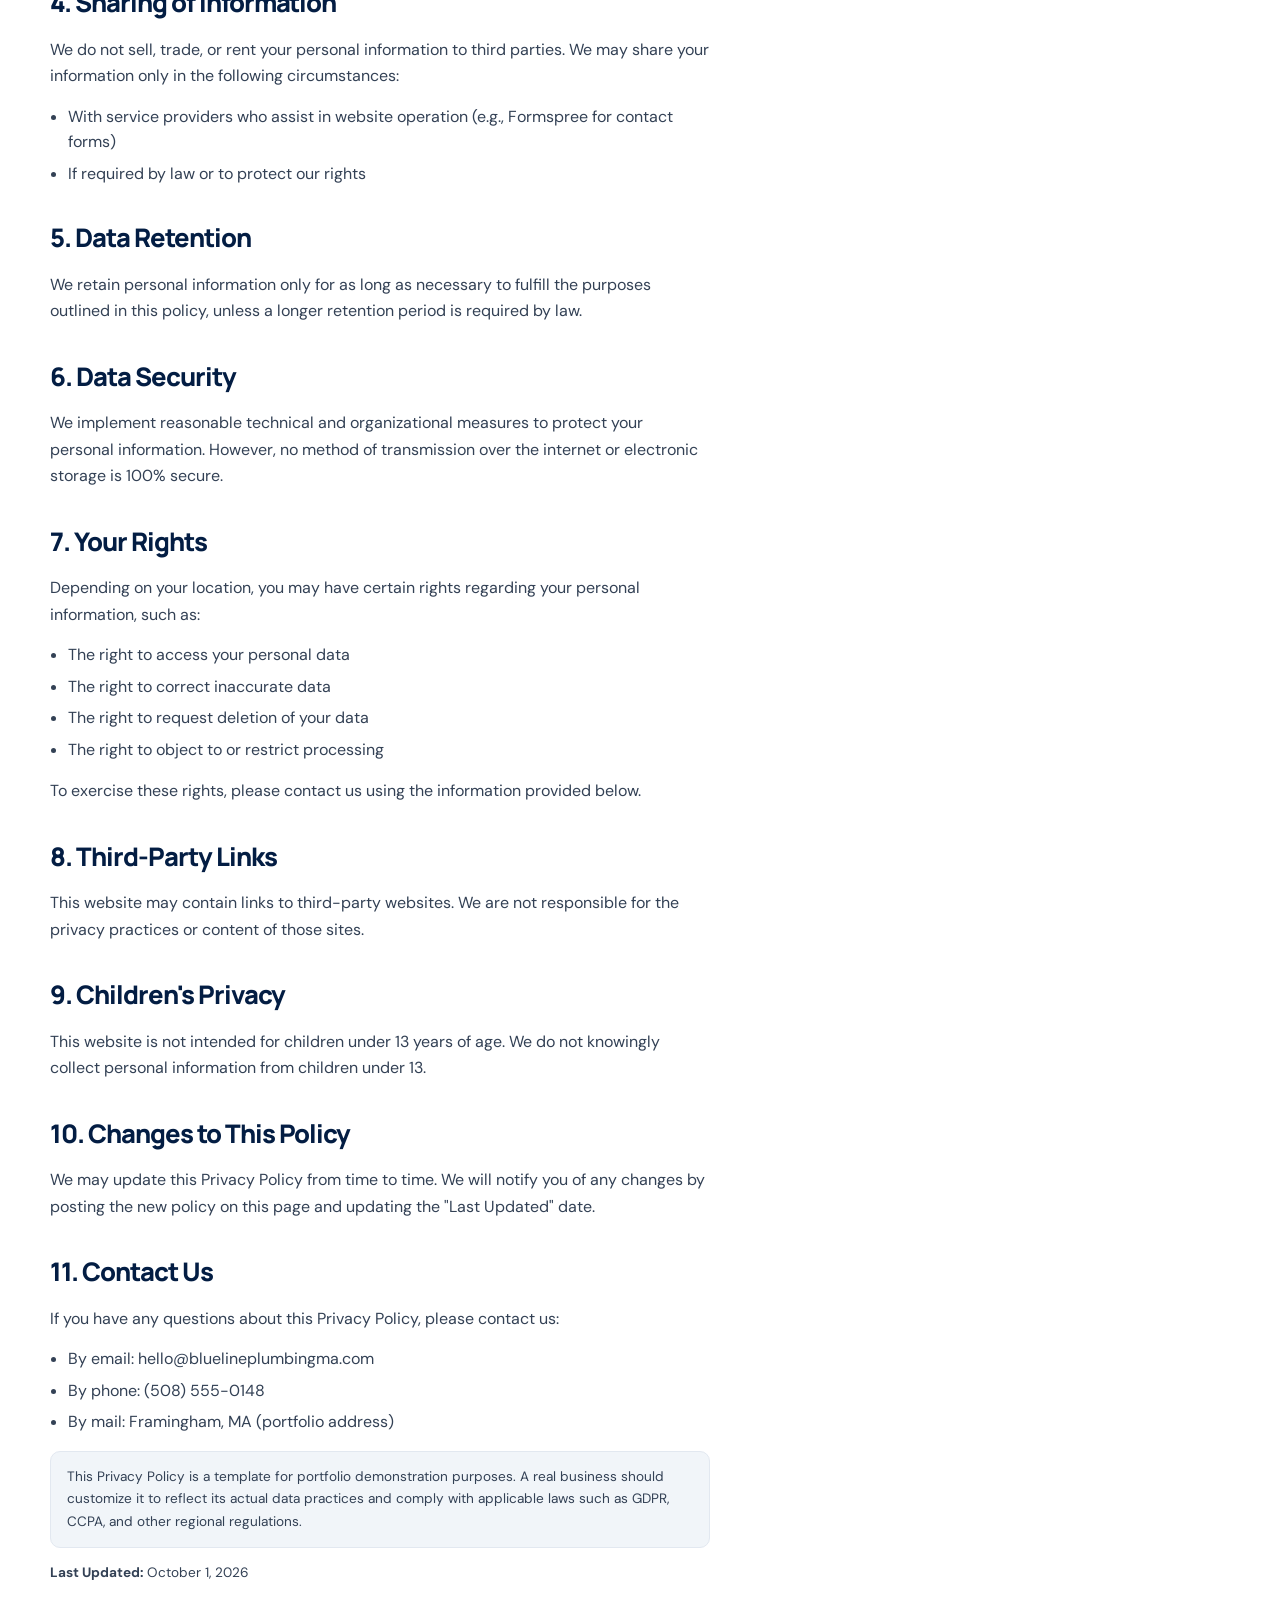
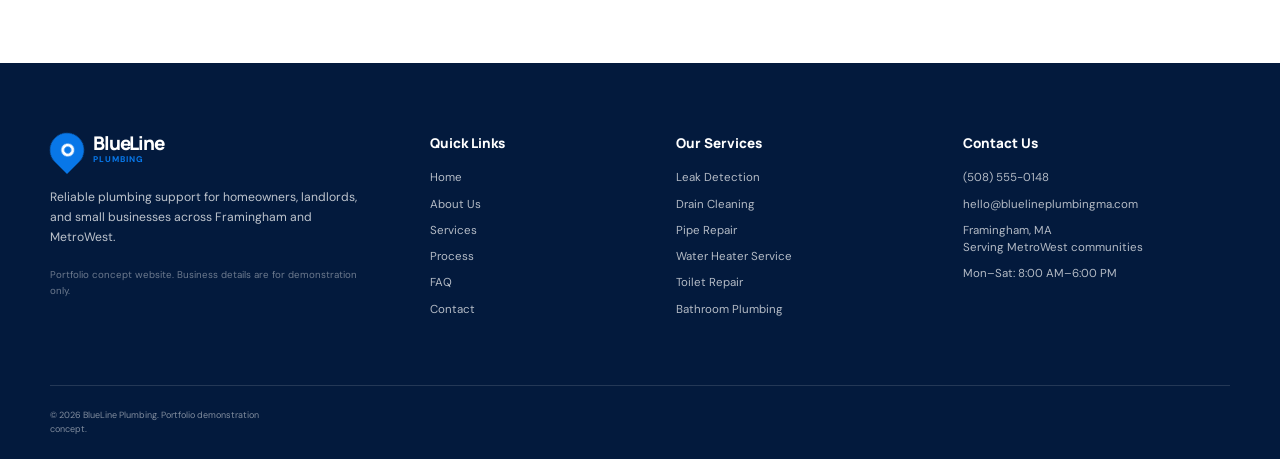
<file: privacy.html>
<!doctype html>
<html lang="en-US">
<head>
  <meta charset="UTF-8" />
  <meta name="viewport" content="width=device-width, initial-scale=1.0" />
  <meta name="theme-color" content="#062f6f" />

  <meta
    name="description"
    content="Privacy Policy for BlueLine Plumbing portfolio concept website. Learn how we collect, use, and protect your information."
  />

  <title>Privacy Policy | BlueLine Plumbing</title>

  <link rel="preconnect" href="https://fonts.googleapis.com" />
  <link rel="preconnect" href="https://fonts.gstatic.com" crossorigin />
  <link
    href="https://fonts.googleapis.com/css2?family=DM+Sans:wght@400;500;600;700;800&family=Manrope:wght@400;500;600;700;800&display=swap"
    rel="stylesheet"
  />
  <link rel="stylesheet" href="style.css" />
</head>

<body>
  <div class="page-loader" id="page-loader" aria-hidden="true">
    <div class="loader-mark">
      <span class="loader-drop">●</span>
      <span>BLUELINE</span>
      <small>PLUMBING</small>
    </div>
  </div>

  <!-- Top information bar -->
  <div class="topbar">
    <div class="container topbar-inner">
      <div class="topbar-contact">
        <a href="tel:+15085550148">
          <span aria-hidden="true">☎</span>
          <span>(508) 555-0148</span>
        </a>

        <a href="mailto:hello@bluelineplumbingma.com">
          <span aria-hidden="true">✉</span>
          <span>hello@bluelineplumbingma.com</span>
        </a>

        <span class="topbar-hours">
          <span aria-hidden="true">◷</span>
          Mon–Sat, 8:00 AM–6:00 PM
        </span>
      </div>

      <p class="topbar-note">Serving Framingham &amp; MetroWest, MA</p>
    </div>
  </div>

  <!-- Main navigation -->
  <header class="site-header" id="top">
    <div class="container header-inner">
      <a class="brand" href="index.html" aria-label="BlueLine Plumbing home">
        <span class="brand-icon" aria-hidden="true">●</span>

        <span class="brand-copy">
          <strong>BlueLine</strong>
          <small>Plumbing</small>
        </span>
      </a>

      <nav class="desktop-nav" aria-label="Primary navigation">
        <a href="index.html#home">Home</a>
        <a href="index.html#about">About Us</a>
        <a href="index.html#services">Services</a>
        <a href="index.html#process">Process</a>
        <a href="index.html#why-us">Why Choose Us</a>
        <a href="index.html#faq">FAQ</a>
        <a href="contact.html">Contact</a>
      </nav>

      <a class="header-cta" href="contact.html">
        Get a Quote
        <span aria-hidden="true">→</span>
      </a>

      <button
        class="menu-toggle"
        id="menu-toggle"
        type="button"
        aria-label="Open menu"
        aria-expanded="false"
        aria-controls="mobile-menu"
      >
        <span></span>
        <span></span>
        <span></span>
      </button>
    </div>

    <nav class="mobile-menu" id="mobile-menu" aria-label="Mobile navigation">
      <a href="index.html#home">Home</a>
      <a href="index.html#about">About Us</a>
      <a href="index.html#services">Services</a>
      <a href="index.html#process">Process</a>
      <a href="index.html#why-us">Why Choose Us</a>
      <a href="index.html#faq">FAQ</a>
      <a href="contact.html">Contact</a>

      <a class="mobile-quote" href="contact.html">
        Get a Quote
        <span aria-hidden="true">→</span>
      </a>
    </nav>
  </header>

  <main>
    <!-- Privacy hero -->
    <section class="legal-hero">
      <div class="legal-hero-background" aria-hidden="true"></div>
      <div class="legal-hero-overlay" aria-hidden="true"></div>

      <div class="container legal-hero-inner">
        <div class="legal-hero-copy reveal">
          <p class="eyebrow light">Legal</p>

          <h1>Privacy Policy</h1>

          <p>
            This page explains how information is collected and used on this
            portfolio concept website.
          </p>
        </div>
      </div>
    </section>

    <!-- Privacy content -->
    <section class="legal-content section">
      <div class="container legal-content-wrap reveal">
        <div class="legal-text">
          <h2>1. Introduction</h2>

          <p>
            This Privacy Policy describes how BlueLine Plumbing (referred to as
            "we", "us", or "our") collects, uses, and shares information through
            this website. This site is a portfolio concept and is not intended to
            represent an operating business.
          </p>

          <p>
            By using this website, you agree to the practices described in this
            policy.
          </p>

          <h2>2. Information We Collect</h2>

          <h3>2.1 Information You Provide</h3>

          <p>
            When you submit the contact form, we may collect the following
            information that you voluntarily provide:
          </p>

          <ul>
            <li>Name</li>
            <li>Email address</li>
            <li>Phone number</li>
            <li>Service type and description of your plumbing issue</li>
          </ul>

          <h3>2.2 Automatically Collected Information</h3>

          <p>
            When you visit this website, certain information may be collected
            automatically, such as:
          </p>

          <ul>
            <li>IP address</li>
            <li>Browser type and version</li>
            <li>Device information</li>
            <li>Pages visited and time spent on the site</li>
          </ul>

          <p>
            This information is typically collected through cookies and similar
            technologies. This portfolio site does not currently use analytics
            or advertising cookies.
          </p>

          <h2>3. How We Use Your Information</h2>

          <p>We may use the collected information for the following purposes:</p>

          <ul>
            <li>To respond to your inquiries and provide requested information</li>
            <li>To improve and maintain the website</li>
            <li>To understand how visitors use the site</li>
            <li>To comply with legal obligations</li>
          </ul>

          <h2>4. Sharing of Information</h2>

          <p>
            We do not sell, trade, or rent your personal information to third
            parties. We may share your information only in the following
            circumstances:
          </p>

          <ul>
            <li>With service providers who assist in website operation (e.g., Formspree for contact forms)</li>
            <li>If required by law or to protect our rights</li>
          </ul>

          <h2>5. Data Retention</h2>

          <p>
            We retain personal information only for as long as necessary to
            fulfill the purposes outlined in this policy, unless a longer
            retention period is required by law.
          </p>

          <h2>6. Data Security</h2>

          <p>
            We implement reasonable technical and organizational measures to
            protect your personal information. However, no method of transmission
            over the internet or electronic storage is 100% secure.
          </p>

          <h2>7. Your Rights</h2>

          <p>
            Depending on your location, you may have certain rights regarding
            your personal information, such as:
          </p>

          <ul>
            <li>The right to access your personal data</li>
            <li>The right to correct inaccurate data</li>
            <li>The right to request deletion of your data</li>
            <li>The right to object to or restrict processing</li>
          </ul>

          <p>
            To exercise these rights, please contact us using the information
            provided below.
          </p>

          <h2>8. Third-Party Links</h2>

          <p>
            This website may contain links to third-party websites. We are not
            responsible for the privacy practices or content of those sites.
          </p>

          <h2>9. Children's Privacy</h2>

          <p>
            This website is not intended for children under 13 years of age. We
            do not knowingly collect personal information from children under 13.
          </p>

          <h2>10. Changes to This Policy</h2>

          <p>
            We may update this Privacy Policy from time to time. We will notify
            you of any changes by posting the new policy on this page and
            updating the "Last Updated" date.
          </p>

          <h2>11. Contact Us</h2>

          <p>
            If you have any questions about this Privacy Policy, please contact
            us:
          </p>

          <ul>
            <li>By email: hello@bluelineplumbingma.com</li>
            <li>By phone: (508) 555-0148</li>
            <li>By mail: Framingham, MA (portfolio address)</li>
          </ul>

          <p class="legal-note">
            This Privacy Policy is a template for portfolio demonstration
            purposes. A real business should customize it to reflect its actual
            data practices and comply with applicable laws such as GDPR, CCPA,
            and other regional regulations.
          </p>

          <p class="legal-updated">
            <strong>Last Updated:</strong> October 1, 2026
          </p>
        </div>

        <aside class="legal-sidebar">
          <div class="legal-contact-card">
            <h3>Questions?</h3>

            <p>
              If you have questions about this Privacy Policy or how your data
              is handled, reach out to us directly.
            </p>

            <a class="button button-blue" href="contact.html">
              Contact Us
              <span aria-hidden="true">→</span>
            </a>
          </div>

          <nav class="legal-nav">
            <h3>Legal Pages</h3>

            <a href="index.html">Home</a>
            <a href="contact.html">Contact</a>
            <a href="privacy.html" class="is-active">Privacy Policy</a>
          </nav>
        </aside>
      </div>
    </section>
  </main>

  <!-- Footer -->
  <footer class="site-footer">
    <div class="container footer-grid">
      <div class="footer-brand-block">
        <a class="brand footer-brand" href="index.html">
          <span class="brand-icon" aria-hidden="true">●</span>

          <span class="brand-copy">
            <strong>BlueLine</strong>
            <small>Plumbing</small>
          </span>
        </a>

        <p>
          Reliable plumbing support for homeowners, landlords, and small businesses
          across Framingham and MetroWest.
        </p>

        <p class="demo-notice">
          Portfolio concept website. Business details are for demonstration only.
        </p>
      </div>

      <div class="footer-column">
        <h3>Quick Links</h3>

        <a href="index.html#home">Home</a>
        <a href="index.html#about">About Us</a>
        <a href="index.html#services">Services</a>
        <a href="index.html#process">Process</a>
        <a href="index.html#faq">FAQ</a>
        <a href="contact.html">Contact</a>
      </div>

      <div class="footer-column">
        <h3>Our Services</h3>

        <a href="index.html#services">Leak Detection</a>
        <a href="index.html#services">Drain Cleaning</a>
        <a href="index.html#services">Pipe Repair</a>
        <a href="index.html#services">Water Heater Service</a>
        <a href="index.html#services">Toilet Repair</a>
        <a href="index.html#services">Bathroom Plumbing</a>
      </div>

      <div class="footer-column footer-contact">
        <h3>Contact Us</h3>

        <a href="tel:+15085550148">(508) 555-0148</a>
        <a href="mailto:hello@bluelineplumbingma.com">
          hello@bluelineplumbingma.com
        </a>

        <p>
          Framingham, MA<br />
          Serving MetroWest communities
        </p>

        <p>Mon–Sat: 8:00 AM–6:00 PM</p>
      </div>
    </div>

    <div class="container footer-bottom">
      <p>© <span id="year"></span> BlueLine Plumbing. Portfolio demonstration concept.</p>

      <button class="back-to-top" id="back-to-top" type="button" aria-label="Back to top">
        ↑
      </button>
    </div>
  </footer>

  <a
    class="mobile-call"
    href="tel:+15085550148"
    aria-label="Call BlueLine Plumbing"
  >
    <span aria-hidden="true">☎</span>
    <span>Call Now</span>
  </a>

  <script src="script.js"></script>
</body>
</html>
</file>
<file: style.css>
@import url("https://fonts.googleapis.com/css2?family=DM+Sans:wght@400;500;600;700;800&family=Manrope:wght@400;500;600;700;800&display=swap");
:root { --navy: #062b61; --navy-deep: #031d43; --blue: #0877e8; --blue-bright: #1396ff; --blue-soft: #eaf5ff; --sky: #f4faff; --yellow: #ffc928; --yellow-hover: #f0b500; --ink: #10233f; --muted: #65738a; --line: #dbe5f1; --white: #ffffff; --surface: #f7faff; --shadow: 0 18px 45px rgba(5, 42, 95, 0.12); --sans: "DM Sans", Arial, sans-serif; --display: "Manrope", Arial, sans-serif; --container: min(1180px, calc(100% - 48px)); --header-height: 78px; --transition: 240ms ease; }
*,
*::before,
*::after { box-sizing: border-box; }
html { scroll-behavior: smooth; scroll-padding-top: var(--header-height); }
body { margin: 0; overflow-x: hidden; background: var(--white); color: var(--ink); font-family: var(--sans); font-size: 16px; line-height: 1.55; }
body.menu-open { overflow: hidden; }
img { display: block; width: 100%; max-width: 100%; }
a { color: inherit; text-decoration: none; }
button,
input,
textarea,
select { color: inherit; font: inherit; }
button { cursor: pointer; }
.container { width: var(--container); margin: 0 auto; }
.section { padding: clamp(78px, 9vw, 132px) 0; }
/* LOADER */
.page-loader { position: fixed; z-index: 9999; inset: 0; display: grid; place-items: center; background: var(--navy-deep); transition: opacity 420ms ease, visibility 420ms ease; }
.page-loader.is-hidden { visibility: hidden; opacity: 0; pointer-events: none; }
.loader-mark { display: flex; flex-direction: column; align-items: center; color: var(--white); font-family: var(--display); font-size: 1.35rem; font-weight: 800; letter-spacing: -0.04em; line-height: 1; }
.loader-mark small { margin-top: 5px; color: var(--yellow); font-family: var(--sans); font-size: 0.48rem; font-weight: 700; letter-spacing: 0.22em; }
.loader-drop { width: 28px; height: 28px; margin-bottom: 12px; border-radius: 50% 50% 50% 0; background: var(--blue-bright); color: transparent; transform: rotate(-45deg); }
/* TOPBAR */
.topbar { background: var(--navy); color: rgba(255, 255, 255, 0.86); font-size: 0.72rem; }
.topbar-inner { display: flex; align-items: center; justify-content: space-between; min-height: 42px; gap: 20px; }
.topbar-contact { display: flex; align-items: center; gap: 24px; }
.topbar-contact a,
.topbar-hours { display: inline-flex; align-items: center; gap: 7px; white-space: nowrap; }
.topbar-contact a:hover { color: var(--yellow); }
.topbar-note { margin: 0; color: rgba(255, 255, 255, 0.7); }
/* HEADER */
.site-header { position: sticky; z-index: 100; top: 0; background: rgba(255, 255, 255, 0.97); border-bottom: 1px solid rgba(16, 35, 63, 0.06); box-shadow: 0 6px 18px rgba(4, 25, 57, 0.04); backdrop-filter: blur(10px); }
.header-inner { display: flex; align-items: center; min-height: var(--header-height); gap: 28px; }
.brand { display: inline-flex; flex: 0 0 auto; align-items: center; gap: 9px; }
.brand-icon { position: relative; display: grid; width: 34px; height: 34px; place-items: center; border-radius: 50% 50% 50% 0; background: var(--blue); color: transparent; transform: rotate(-45deg); }
.brand-icon::after { position: absolute; width: 13px; height: 13px; border: 3px solid var(--white); border-radius: 50%; content: ""; }
.brand-copy { display: flex; flex-direction: column; line-height: 1; }
.brand-copy strong { color: var(--navy); font-family: var(--display); font-size: 1.18rem; font-weight: 800; letter-spacing: -0.06em; }
.brand-copy small { margin-top: 3px; color: var(--blue); font-size: 0.52rem; font-weight: 800; letter-spacing: 0.12em; text-transform: uppercase; }
.desktop-nav { display: flex; flex: 1; align-items: center; justify-content: flex-end; gap: clamp(15px, 1.9vw, 27px); }
.desktop-nav a { position: relative; padding: 30px 0 28px; color: #20334f; font-size: 0.73rem; font-weight: 700; white-space: nowrap; transition: color var(--transition); }
.desktop-nav a::after { position: absolute; right: 0; bottom: 20px; left: 0; width: 0; height: 2px; margin: auto; border-radius: 2px; background: var(--yellow); content: ""; transition: width var(--transition); }
.desktop-nav a:hover,
.desktop-nav a.is-active { color: var(--blue); }
.desktop-nav a:hover::after,
.desktop-nav a.is-active::after { width: 100%; }
.header-cta,
.mobile-quote { display: inline-flex; flex: 0 0 auto; align-items: center; justify-content: center; gap: 10px; min-height: 44px; padding: 0 20px; border-radius: 9px; background: var(--yellow); color: var(--navy-deep); font-size: 0.73rem; font-weight: 800; white-space: nowrap; transition: background var(--transition), transform var(--transition); }
.header-cta:hover,
.mobile-quote:hover { background: var(--yellow-hover); transform: translateY(-2px); }
.menu-toggle { display: none; width: 44px; height: 44px; padding: 0; border: 0; background: transparent; }
.menu-toggle span { display: block; width: 23px; height: 2px; margin: 5px auto; border-radius: 3px; background: var(--navy); transition: transform var(--transition), opacity var(--transition); }
.mobile-menu { display: none; }
/* COMPONENTES GERAIS */
.eyebrow { display: inline-flex; align-items: center; gap: 8px; margin: 0 0 14px; color: var(--blue); font-size: 0.64rem; font-weight: 800; letter-spacing: 0.12em; text-transform: uppercase; }
.eyebrow.light { color: rgba(255, 255, 255, 0.78); }
.eyebrow.blue { color: var(--blue); }
.eyebrow-dot { width: 7px; height: 7px; border-radius: 50%; background: var(--yellow); }
.section-heading { margin-bottom: 52px; }
.section-heading.centered { max-width: 760px; margin-right: auto; margin-bottom: 54px; margin-left: auto; text-align: center; }
.section-heading.centered .eyebrow { justify-content: center; }
.section-heading h2,
.about-copy h2,
.why-us h2,
.faq-intro h2,
.contact-cta h2 { margin: 0; color: var(--navy-deep); font-family: var(--display); font-size: clamp(2.15rem, 4vw, 4rem); font-weight: 800; letter-spacing: -0.065em; line-height: 1.02; }
.section-heading h2 span,
.about-copy h2 span,
.why-us h2 span,
.faq-intro h2 span,
.contact-cta h2 span { color: var(--blue); }
.section-heading > p { max-width: 620px; margin: 20px auto 0; color: var(--muted); font-size: 0.98rem; }
.button { display: inline-flex; align-items: center; justify-content: center; gap: 12px; min-height: 52px; padding: 0 22px; border: 0; border-radius: 9px; font-size: 0.76rem; font-weight: 800; transition: transform var(--transition), background var(--transition), color var(--transition); }
.button:hover { transform: translateY(-3px); }
.button-yellow { background: var(--yellow); color: var(--navy-deep); }
.button-yellow:hover { background: var(--yellow-hover); }
.button-blue { background: var(--blue); color: var(--white); }
.button-blue:hover { background: var(--navy); }
.image-placeholder { position: relative; overflow: hidden; background: linear-gradient(135deg, rgba(8, 119, 232, 0.18), rgba(6, 43, 97, 0.65)), repeating-linear-gradient(45deg, rgba(255, 255, 255, 0.08) 0, rgba(255, 255, 255, 0.08) 1px, transparent 1px, transparent 11px), var(--navy); }
.image-placeholder > span,
.image-fallback { position: absolute; z-index: 1; top: 50%; left: 50%; display: block; width: 78%; color: rgba(255, 255, 255, 0.75); font-family: var(--display); font-size: 0.66rem; font-weight: 800; letter-spacing: 0.12em; line-height: 1.45; text-align: center; transform: translate(-50%, -50%); }
.image-placeholder img { position: relative; z-index: 2; width: 100%; height: 100%; object-fit: cover; }
/* HERO */
.hero { position: relative; overflow: hidden; min-height: 650px; background: var(--navy-deep); color: var(--white); }
.hero-background { position: absolute; inset: 0; background: radial-gradient(circle at 78% 18%, rgba(29, 150, 255, 0.55), transparent 34%), linear-gradient(105deg, #061d43 0%, #082d62 48%, #0b559e 100%); }
.hero-overlay { position: absolute; inset: 0; background: linear-gradient(90deg, rgba(3, 29, 67, 0.75) 0%, rgba(3, 29, 67, 0.14) 58%, transparent 100%), linear-gradient(0deg, rgba(0, 0, 0, 0.22), transparent 42%); }
.hero-grid { position: relative; z-index: 1; display: grid; grid-template-columns: minmax(0, 1fr) minmax(370px, 0.8fr); min-height: 650px; gap: 56px; align-items: center; padding-top: 58px; padding-bottom: 58px; }
.hero-copy { max-width: 650px; }
.hero-copy h1 { max-width: 680px; margin: 0; color: var(--white); font-family: var(--display); font-size: clamp(3.1rem, 5.5vw, 5.55rem); font-weight: 800; letter-spacing: -0.08em; line-height: 0.98; }
.hero-copy h1 span { color: var(--yellow); }
.hero-description { max-width: 570px; margin: 24px 0 30px; color: rgba(255, 255, 255, 0.8); font-size: 1rem; }
.hero-actions { display: flex; flex-wrap: wrap; gap: 22px; align-items: center; }
.hero-call-link { display: inline-flex; gap: 10px; align-items: center; color: var(--white); }
.call-icon { display: grid; width: 42px; height: 42px; place-items: center; border: 1px solid rgba(255, 255, 255, 0.55); border-radius: 50%; color: var(--yellow); font-size: 1.05rem; }
.hero-call-link small,
.hero-call-link strong { display: block; }
.hero-call-link small { color: rgba(255, 255, 255, 0.64); font-size: 0.61rem; font-weight: 600; letter-spacing: 0.07em; text-transform: uppercase; }
.hero-call-link strong { margin-top: 2px; font-size: 0.85rem; }
.hero-trust { display: grid; grid-template-columns: repeat(4, minmax(0, 1fr)); max-width: 650px; margin-top: 48px; border-top: 1px solid rgba(255, 255, 255, 0.2); padding-top: 21px; gap: 14px; }
.hero-trust > div { display: flex; gap: 8px; align-items: center; min-width: 0; color: rgba(255, 255, 255, 0.7); font-size: 0.56rem; line-height: 1.25; }
.trust-icon { display: grid; width: 26px; height: 26px; flex: 0 0 auto; place-items: center; border-radius: 50%; background: rgba(255, 255, 255, 0.12); color: var(--yellow); font-size: 0.72rem; }
.hero-trust strong { display: block; color: var(--white); font-size: 0.63rem; }
.hero-visual { position: relative; align-self: stretch; min-height: 500px; }
.hero-image { position: absolute; inset: 0 0 0 auto; width: min(100%, 460px); min-height: 100%; border-radius: 20px 20px 110px 20px; box-shadow: 0 24px 50px rgba(0, 0, 0, 0.24); }
.emergency-card { position: absolute; right: -14px; bottom: 30px; width: min(260px, 78%); padding: 24px; border-radius: 16px; background: var(--blue); box-shadow: 0 18px 30px rgba(0, 0, 0, 0.23); }
.emergency-icon { display: grid; width: 43px; height: 43px; margin-bottom: 14px; place-items: center; border-radius: 50%; background: var(--yellow); color: var(--navy-deep); font-size: 1rem; }
.emergency-card p { margin: 0 0 17px; color: var(--white); font-family: var(--display); font-size: 1.06rem; font-weight: 800; letter-spacing: -0.04em; line-height: 1.08; }
.emergency-card a { display: flex; flex-direction: column; gap: 3px; }
.emergency-card strong { color: var(--white); font-size: 1.05rem; }
.emergency-card a span { color: rgba(255, 255, 255, 0.75); font-size: 0.66rem; font-weight: 700; }
/* SERVICES */
.services { background: var(--white); }
.services-grid { display: grid; grid-template-columns: repeat(3, minmax(0, 1fr)); gap: 18px; }
.service-card { display: grid; grid-template-columns: 1.15fr 0.85fr; min-height: 210px; overflow: hidden; border: 1px solid var(--line); border-radius: 14px; background: var(--white); box-shadow: 0 8px 20px rgba(5, 42, 95, 0.04); transition: transform var(--transition), box-shadow var(--transition); }
.service-card:hover { box-shadow: var(--shadow); transform: translateY(-6px); }
.service-card-copy { position: relative; padding: 24px 17px 20px 22px; }
.service-icon { display: grid; width: 39px; height: 39px; margin-bottom: 18px; place-items: center; border-radius: 11px; background: var(--blue); color: var(--white); font-size: 1rem; }
.service-card h3 { margin: 0 0 8px; color: var(--navy-deep); font-family: var(--display); font-size: 1.06rem; font-weight: 800; letter-spacing: -0.04em; }
.service-card p { margin: 0; color: var(--muted); font-size: 0.71rem; line-height: 1.55; }
.service-card-copy a { display: inline-flex; gap: 7px; margin-top: 14px; color: var(--blue); font-size: 0.67rem; font-weight: 800; }
.service-card-copy a:hover { color: var(--navy); }
.service-card-image { min-height: 100%; border-left: 1px solid var(--line); }
.service-card-image img { min-height: 100%; }
/* ABOUT */
.about { background: var(--sky); }
.about-grid { display: grid; grid-template-columns: minmax(270px, 0.85fr) minmax(300px, 1fr) minmax(200px, 0.58fr); gap: clamp(38px, 5vw, 76px); align-items: center; }
.about-image-wrap { position: relative; min-height: 455px; }
.about-image-wrap > img { width: 100%; min-height: 455px; border-radius: 20px; box-shadow: var(--shadow); object-fit: cover; }
.about-image { width: 100%; height: 100%; min-height: 455px; border-radius: 20px; box-shadow: var(--shadow); }
.about-badge { position: absolute; top: -14px; left: -14px; display: flex; flex-direction: column; width: 128px; min-height: 124px; justify-content: center; padding: 19px; border-radius: 14px; background: var(--navy); color: var(--white); }
.about-badge span { margin-bottom: 7px; color: rgba(255, 255, 255, 0.62); font-size: 0.58rem; font-weight: 700; text-transform: uppercase; }
.about-badge strong { font-family: var(--display); font-size: 1.05rem; letter-spacing: -0.04em; line-height: 1.05; }
.about-copy > p:not(.eyebrow) { max-width: 540px; margin: 22px 0 25px; color: var(--muted); font-size: 0.94rem; }
.check-list { display: grid; grid-template-columns: 1fr 1fr; margin: 0 0 30px; padding: 0; gap: 11px 18px; list-style: none; }
.check-list li { display: flex; gap: 8px; align-items: center; color: #314762; font-size: 0.72rem; font-weight: 700; }
.check-list span { display: grid; width: 18px; height: 18px; flex: 0 0 auto; place-items: center; border-radius: 50%; background: var(--blue); color: var(--white); font-size: 0.56rem; }
.about-facts { display: grid; overflow: hidden; border: 1px solid var(--line); border-radius: 16px; background: var(--white); box-shadow: 0 8px 23px rgba(5, 42, 95, 0.06); }
.about-facts > div { display: flex; gap: 13px; align-items: center; padding: 20px; }
.about-facts > div + div { border-top: 1px solid var(--line); }
.about-facts > div > span { display: grid; width: 34px; height: 34px; flex: 0 0 auto; place-items: center; border-radius: 50%; background: var(--blue-soft); color: var(--blue); font-weight: 800; }
.about-facts p { margin: 0; color: var(--muted); font-size: 0.65rem; line-height: 1.25; }
.about-facts strong { display: block; color: var(--navy-deep); font-family: var(--display); font-size: 0.8rem; }
/* PROCESS */
.process { background: var(--white); }
.process-grid { display: grid; grid-template-columns: repeat(4, minmax(0, 1fr)); gap: 0; overflow: hidden; border: 1px solid var(--line); border-radius: 18px; background: var(--white); box-shadow: 0 9px 22px rgba(5, 42, 95, 0.04); }
.process-step { position: relative; min-width: 0; padding: 35px 28px 32px; background: var(--white); text-align: center; }
.process-step + .process-step { border-left: 1px solid var(--line); }
.step-number { display: block; margin-bottom: 14px; color: var(--blue); font-size: 0.65rem; font-weight: 800; }
.step-icon { display: grid; width: 56px; height: 56px; margin: 0 auto 16px; place-items: center; border-radius: 50%; background: var(--blue); color: var(--white); font-size: 1.25rem; box-shadow: 0 8px 15px rgba(8, 119, 232, 0.22); }
.process-step h3 { margin: 0 0 9px; color: var(--navy-deep); font-family: var(--display); font-size: 0.95rem; font-weight: 800; letter-spacing: -0.04em; }
.process-step p { margin: 0; color: var(--muted); font-size: 0.69rem; line-height: 1.5; }
/* WHY US */
.why-us { position: relative; overflow: hidden; padding: clamp(72px, 8vw, 108px) 0; background: var(--navy-deep); color: var(--white); }
.why-us-art { position: absolute; top: 0; right: -8%; width: 52%; height: 100%; opacity: 0.45; background: radial-gradient(circle at 55% 40%, rgba(19, 150, 255, 0.75), transparent 34%), linear-gradient(130deg, transparent 20%, rgba(255, 255, 255, 0.12) 20% 21%, transparent 21% 40%, rgba(255, 255, 255, 0.08) 40% 41%, transparent 41%); transform: skewX(-12deg); }
.why-us-content { position: relative; z-index: 1; display: grid; grid-template-columns: minmax(280px, 0.8fr) minmax(400px, 1.2fr); gap: 70px; align-items: center; }
.why-us h2 { color: var(--white); }
.why-us h2 span { color: var(--yellow); }
.why-us-copy > p:not(.eyebrow) { max-width: 510px; margin: 20px 0 0; color: rgba(255, 255, 255, 0.72); font-size: 0.93rem; }
.why-us-features { display: grid; grid-template-columns: repeat(5, minmax(0, 1fr)); gap: 14px; }
.why-us-features > div { text-align: center; }
.why-us-features span { display: grid; width: 50px; height: 50px; margin: 0 auto 12px; place-items: center; border: 1px solid rgba(255, 255, 255, 0.23); border-radius: 50%; color: var(--yellow); font-size: 1rem; }
.why-us-features p { margin: 0; color: rgba(255, 255, 255, 0.83); font-size: 0.65rem; font-weight: 700; line-height: 1.35; }
/* FAQ */
.faq { background: var(--sky); }
.faq-grid { display: grid; grid-template-columns: minmax(260px, 0.67fr) minmax(420px, 1fr); gap: clamp(50px, 9vw, 135px); align-items: start; }
.faq-intro > p:not(.eyebrow) { max-width: 420px; margin: 20px 0 28px; color: var(--muted); font-size: 0.93rem; }
.faq-list { overflow: hidden; border: 1px solid var(--line); border-radius: 15px; background: var(--white); box-shadow: 0 9px 22px rgba(5, 42, 95, 0.05); }
.faq-list details + details { border-top: 1px solid var(--line); }
.faq-list summary { display: flex; gap: 20px; align-items: center; justify-content: space-between; padding: 22px 24px; color: var(--navy-deep); cursor: pointer; font-family: var(--display); font-size: 0.83rem; font-weight: 800; letter-spacing: -0.02em; list-style: none; }
.faq-list summary::-webkit-details-marker { display: none; }
.faq-list summary span { display: grid; width: 24px; height: 24px; flex: 0 0 auto; place-items: center; color: var(--blue); font-size: 1.25rem; font-weight: 400; transition: transform var(--transition); }
.faq-list details[open] summary span { transform: rotate(45deg); }
.faq-list details p { max-width: 680px; margin: 0; padding: 0 24px 22px; color: var(--muted); font-size: 0.8rem; line-height: 1.6; }
/* CONTACT CTA */
.contact-cta { position: relative; overflow: hidden; padding: clamp(80px, 9vw, 132px) 0; background: var(--navy-deep); color: var(--white); }
.contact-cta-background { position: absolute; inset: 0; background: radial-gradient(circle at 17% 82%, rgba(19, 150, 255, 0.28), transparent 33%), linear-gradient(110deg, #031a3d 0%, #063c79 100%); }
.contact-cta-overlay { position: absolute; inset: 0; background: linear-gradient(90deg, rgba(0, 0, 0, 0.18), transparent); }
.contact-cta-inner { position: relative; z-index: 1; display: grid; grid-template-columns: minmax(280px, 1fr) minmax(300px, 0.62fr); gap: clamp(50px, 10vw, 150px); align-items: center; }
.contact-cta h2 { color: var(--white); }
.contact-cta h2 span { color: var(--yellow); }
.contact-cta-copy > p:not(.eyebrow) { max-width: 565px; margin: 20px 0 28px; color: rgba(255, 255, 255, 0.76); font-size: 0.94rem; }
.contact-cta-details { overflow: hidden; border: 1px solid rgba(255, 255, 255, 0.2); border-radius: 15px; background: rgba(1, 30, 69, 0.55); backdrop-filter: blur(9px); }
.contact-cta-details > a,
.contact-cta-details > div { display: flex; gap: 14px; align-items: center; padding: 23px 24px; }
.contact-cta-details > * + * { border-top: 1px solid rgba(255, 255, 255, 0.16); }
.contact-detail-icon { display: grid; width: 42px; height: 42px; flex: 0 0 auto; place-items: center; border-radius: 50%; background: var(--yellow); color: var(--navy-deep); font-size: 1rem; }
.contact-cta-details small,
.contact-cta-details strong { display: block; }
.contact-cta-details small { margin-bottom: 3px; color: rgba(255, 255, 255, 0.65); font-size: 0.59rem; font-weight: 700; letter-spacing: 0.07em; text-transform: uppercase; }
.contact-cta-details strong { color: var(--white); font-family: var(--display); font-size: 0.86rem; letter-spacing: -0.03em; }
/* FOOTER */
.site-footer { width: 100%; margin: 0; background: #031a3d; color: rgba(255, 255, 255, 0.74); }
.footer-grid { display: grid; grid-template-columns: 1.25fr 0.75fr 0.9fr 1fr; gap: 46px; padding-top: 70px; padding-bottom: 58px; }
.footer-brand .brand-copy strong { color: var(--white); }
.footer-brand-block > p { max-width: 310px; margin: 20px 0 0; font-size: 0.76rem; line-height: 1.65; }
.footer-brand-block .demo-notice { color: rgba(255, 255, 255, 0.42); font-size: 0.61rem; }
.footer-column h3 { margin: 0 0 16px; color: var(--white); font-family: var(--display); font-size: 0.84rem; font-weight: 800; }
.footer-column a,
.footer-column p { display: block; margin: 0 0 9px; color: rgba(255, 255, 255, 0.7); font-size: 0.72rem; line-height: 1.5; }
.footer-column a:hover { color: var(--yellow); }
.footer-contact a { overflow-wrap: anywhere; }
.footer-bottom { display: flex; align-items: center; justify-content: space-between; min-height: 74px; border-top: 1px solid rgba(255, 255, 255, 0.13); }
.footer-bottom p { margin: 0; color: rgba(255, 255, 255, 0.5); font-size: 0.63rem; }
.back-to-top { display: grid; width: 37px; height: 37px; place-items: center; border: 1px solid rgba(255, 255, 255, 0.3); border-radius: 50%; background: transparent; color: var(--white); font-size: 1rem; transition: background var(--transition), color var(--transition), transform var(--transition); }
.back-to-top:hover { background: var(--yellow); color: var(--navy-deep); transform: translateY(-3px); }
.mobile-call { display: none; }
/* REVEAL ON SCROLL */
.reveal { opacity: 0; transform: translateY(24px); transition: opacity 700ms ease, transform 700ms cubic-bezier(0.2, 0.7, 0.2, 1); }
.reveal.visible { opacity: 1; transform: translateY(0); }
/* TABLET */
@media (max-width: 1100px) {
  .desktop-nav { gap: 15px; }
  .desktop-nav a { font-size: 0.68rem; }
  .header-cta { padding: 0 15px; }
  .hero-grid { grid-template-columns: minmax(0, 1fr) minmax(330px, 0.75fr); gap: 38px; }
  .about-grid { grid-template-columns: minmax(250px, 0.8fr) minmax(280px, 1fr); }
  .about-facts { grid-column: 1 / -1; grid-template-columns: repeat(4, minmax(0, 1fr)); }
  .about-facts > div + div { border-top: 0; border-left: 1px solid var(--line); }
  .about-facts > div { padding: 18px; }
  .why-us-content { gap: 42px; }
  .why-us-features { grid-template-columns: repeat(3, minmax(0, 1fr)); row-gap: 25px; }}
/* NAVEGAÇÃO MOBILE */
@media (max-width: 900px) {
  :root { --container: min(100% - 40px, 700px); }
  .topbar-note { display: none; }
  .topbar-inner { justify-content: center; }
  .topbar-contact { justify-content: center; }
  .topbar-contact a:nth-child(2),
  .topbar-hours { display: none; }
  .desktop-nav,
  .header-cta { display: none; }
  .header-inner { justify-content: space-between; }
  .menu-toggle { display: block; }
  .menu-toggle.active span:nth-child(1) { transform: translateY(7px) rotate(45deg); }
  .menu-toggle.active span:nth-child(2) { opacity: 0; }
  .menu-toggle.active span:nth-child(3) { transform: translateY(-7px) rotate(-45deg); }
  .mobile-menu { position: absolute; z-index: 99; top: 100%; right: 0; left: 0; display: flex; visibility: hidden; flex-direction: column; padding: 11px 20px 24px; border-top: 1px solid var(--line); background: var(--white); opacity: 0; transform: translateY(-10px); transition: opacity var(--transition), transform var(--transition), visibility var(--transition); }
  .mobile-menu.open { visibility: visible; opacity: 1; transform: translateY(0); }
  .mobile-menu > a:not(.mobile-quote) { padding: 14px 0; border-bottom: 1px solid var(--line); color: var(--navy-deep); font-size: 0.85rem; font-weight: 700; }
  .mobile-quote { width: 100%; margin-top: 19px; }
  .hero { min-height: auto; }
  .hero-grid { grid-template-columns: 1fr; min-height: auto; padding-top: 76px; padding-bottom: 0; }
  .hero-copy { max-width: 700px; }
  .hero-visual { min-height: 410px; margin-top: 3px; }
  .hero-image { right: auto; left: 0; width: calc(100% - 38px); min-height: 390px; }
  .emergency-card { right: 0; bottom: 13px; }
  .services-grid { grid-template-columns: repeat(2, minmax(0, 1fr)); }
  .faq-grid,
  .contact-cta-inner,
  .why-us-content { grid-template-columns: 1fr; }
  .why-us-features { max-width: 620px; }
  .faq-grid { gap: 44px; }
  .contact-cta-inner { gap: 42px; }
  .footer-grid { grid-template-columns: repeat(2, minmax(0, 1fr)); gap: 38px 30px; }
  .footer-brand-block { grid-column: 1 / -1; }}
/* TELEFONE */
@media (max-width: 600px) {
  :root { --container: calc(100% - 32px); --header-height: 68px; }
  .section { padding: 72px 0; }
  .topbar { display: none; }
  .header-inner { min-height: 68px; }
  .brand-icon { width: 30px; height: 30px; }
  .brand-copy strong { font-size: 1.04rem; }
  .brand-copy small { font-size: 0.46rem; }
  .hero-grid { padding-top: 54px; }
  .hero-copy h1 { font-size: clamp(2.7rem, 12.8vw, 4.2rem); }
  .hero-description { margin: 20px 0 26px; font-size: 0.91rem; }
  .hero-actions { gap: 17px; }
  .button { min-height: 49px; padding: 0 18px; }
  .hero-call-link { display: none; }
  .hero-trust { grid-template-columns: repeat(2, minmax(0, 1fr)); margin-top: 34px; gap: 15px; }
  .hero-visual { min-height: 355px; margin-top: 22px; }
  .hero-image { width: calc(100% - 24px); min-height: 340px; border-radius: 16px 16px 74px 16px; }
  .emergency-card { width: 205px; padding: 18px; }
  .emergency-card p { font-size: 0.9rem; }
  .emergency-card strong { font-size: 0.9rem; }
  .section-heading { margin-bottom: 35px; }
  .section-heading h2,
  .about-copy h2,
  .why-us h2,
  .faq-intro h2,
  .contact-cta h2 { font-size: clamp(2.05rem, 10.5vw, 3.3rem); }
  .section-heading > p { margin-top: 16px; font-size: 0.9rem; }
  .services-grid { grid-template-columns: 1fr; gap: 14px; }
  .service-card { min-height: 190px; }
  .service-card-copy { padding: 21px 14px 18px 19px; }
  .service-icon { width: 35px; height: 35px; margin-bottom: 13px; }
  .about-grid { grid-template-columns: 1fr; gap: 35px; }
  .about-image-wrap,
  .about-image,
  .about-image-wrap > img { min-height: 370px; }
  .about-badge { top: -10px; left: -8px; width: 111px; min-height: 104px; padding: 15px; }
  .check-list { grid-template-columns: 1fr; gap: 9px; }
  .about-facts { grid-column: auto; grid-template-columns: repeat(2, minmax(0, 1fr)); }
  .about-facts > div { padding: 16px 12px; }}
  .about-facts > div:nth-child(3) { border-top: 1px solid var(--line); border-left: 0; }
.about-facts > div:nth-child(even) { border-left: 1px solid var(--line); }
.process-grid { grid-template-columns: repeat(2, minmax(0, 1fr)); }
.process-step { padding: 26px 16px; }
.process-step + .process-step { border-left: 0; }
.process-step:nth-child(even) { border-left: 1px solid var(--line); }
.process-step:nth-child(n + 3) { border-top: 1px solid var(--line); }
.step-icon { width: 48px; height: 48px; font-size: 1rem; }
.why-us { padding: 68px 0; }
.why-us-features { grid-template-columns: repeat(2, minmax(0, 1fr)); gap: 25px 16px; }
.why-us-features > div:last-child { grid-column: 1 / -1; }
.faq-list summary { align-items: flex-start; padding: 19px; font-size: 0.79rem; }
.faq-list details p { padding: 0 19px 19px; font-size: 0.76rem; }
.contact-cta { padding: 72px 0; }
.contact-cta-details > a,
.contact-cta-details > div { padding: 19px; }
.contact-cta-details strong { font-size: 0.78rem; }
.footer-grid { grid-template-columns: 1fr; gap: 29px; padding-top: 52px; padding-bottom: 43px; }
.footer-brand-block { grid-column: auto; }
.footer-bottom { min-height: 70px; padding-bottom: 0; }
.footer-bottom p { max-width: 240px; font-size: 0.56rem; }
.site-footer { margin: 0; padding-bottom: 0; }
.mobile-call { position: fixed; z-index: 1001; right: 14px; bottom: 14px; display: inline-flex; align-items: center; gap: 9px; min-height: 46px; padding: 0 17px; border: 0; border-radius: 999px; background: var(--yellow); box-shadow: 0 10px 24px rgba(3, 29, 67, 0.28); color: var(--navy-deep); font-size: 0.72rem; font-weight: 800; line-height: 1; text-decoration: none; touch-action: manipulation; }
.mobile-call > span:first-child { font-size: 1rem; }
/* ACESSIBILIDADE */
a:focus-visible,
button:focus-visible,
summary:focus-visible { outline: 3px solid rgba(19, 150, 255, 0.42); outline-offset: 4px; }
@media (prefers-reduced-motion: reduce) {
  html { scroll-behavior: auto; }
  *,
  *::before,
  *::after { scroll-behavior: auto !important; transition-duration: 0.01ms !important; animation-duration: 0.01ms !important; }
  .reveal { opacity: 1; transform: none; }}
/* ESTADOS CONTROLADOS PELO JAVASCRIPT */
.site-header.is-scrolled { box-shadow: 0 10px 24px rgba(3, 29, 67, 0.1); }
.back-to-top { position: fixed; z-index: 1000; right: 22px; bottom: 96px; display: grid; width: 44px; height: 44px; padding: 0; place-items: center; border: 1px solid rgba(255, 255, 255, 0.38); border-radius: 50%; background: var(--navy); color: var(--white); font-size: 1rem; line-height: 1; opacity: 0; visibility: hidden; pointer-events: none; transform: translateY(12px); transition: opacity 240ms ease, visibility 240ms ease, transform 240ms ease, background 240ms ease, color 240ms ease; }
.back-to-top.is-visible { visibility: visible; opacity: 1; pointer-events: auto; transform: translateY(0); }
.back-to-top:hover,
.back-to-top:focus-visible { background: var(--yellow); color: var(--navy-deep); transform: translateY(-3px); }
@media (max-width: 600px) {
  .back-to-top { right: 16px; bottom: 70px; width: 42px; height: 42px; }}
/* CONTACT PAGE */
.contact-hero { position: relative; display: grid; min-height: 48vh; place-items: center; overflow: hidden; background: linear-gradient(135deg, var(--navy-deep) 0%, var(--navy) 100%); }
.contact-hero-background { position: absolute; inset: 0; background-image: url("src/hero-plumber.jpg"); background-position: center; background-size: cover; filter: grayscale(20%) contrast(105%); opacity: 0.18; }
.contact-hero-overlay { position: absolute; inset: 0; background: linear-gradient(to bottom, rgba(3, 29, 67, 0.72), rgba(3, 29, 67, 0.92)); }
.contact-hero-inner { position: relative; z-index: 1; padding: clamp(64px, 8vw, 96px) 0 clamp(48px, 6vw, 72px); }
.contact-hero-copy { max-width: 720px; }
.contact-hero-copy h1 { margin: 14px 0 18px; color: var(--white); font-family: var(--display); font-size: clamp(2rem, 4.2vw, 3rem); font-weight: 800; letter-spacing: -0.055em; line-height: 1.1; }
.contact-hero-copy h1 span { color: var(--yellow); }
.contact-hero-copy p { max-width: 580px; color: rgba(255, 255, 255, 0.86); font-size: clamp(0.95rem, 1.6vw, 1.05rem); }
.contact-form-section { padding: clamp(48px, 6vw, 72px) 0; background: var(--white); }
.contact-form-grid { display: grid; grid-template-columns: 1.2fr 1fr; gap: clamp(28px, 4vw, 48px); align-items: start; }
.contact-form-card { padding: clamp(22px, 3vw, 32px); border: 1px solid rgba(6, 47, 111, 0.08); border-radius: 14px; background: #f7f9fc; }
.contact-form-card h2 { margin: 0 0 10px; color: var(--navy-deep); font-family: var(--display); font-size: clamp(1.4rem, 2.4vw, 1.8rem); font-weight: 800; letter-spacing: -0.045em; }
.contact-form-card > p { margin: 0 0 22px; color: #475569; font-size: 0.95rem; }
.contact-form { display: grid; gap: 16px; }
.form-row { display: grid; gap: 6px; }
.form-row label { color: var(--navy-deep); font-size: 0.8rem; font-weight: 600; letter-spacing: 0.02em; text-transform: uppercase; }
.form-row input,
.form-row select,
.form-row textarea { width: 100%; padding: 12px 13px; border: 1px solid #dbe4f0; border-radius: 10px; background: var(--white); color: var(--navy-deep); font: inherit; font-size: 0.95rem; transition: border-color 180ms ease, box-shadow 180ms ease; }
.form-row input:focus,
.form-row select:focus,
.form-row textarea:focus { border-color: var(--yellow); outline: none; box-shadow: 0 0 0 3px rgba(255, 214, 14, 0.18); }
.form-row textarea { min-height: 120px; resize: vertical; }
.form-note { margin: 4px 0 0; color: #64748b; font-size: 0.8rem; }
.form-note a { color: var(--navy); text-decoration: underline; }
.button-full { width: 100%; justify-content: center; }
.contact-info { display: grid; gap: 18px; padding: clamp(18px, 2.4vw, 24px); border-radius: 14px; background: var(--navy-deep); color: var(--white); }
.contact-info > div { display: grid; grid-template-columns: 42px minmax(0, 1fr); gap: 12px; align-items: start; }
.contact-info-icon { display: grid; width: 42px; height: 42px; place-items: center; border-radius: 50%; background: rgba(255, 255, 255, 0.08); color: var(--yellow); font-size: 1.1rem; }
.contact-info strong { display: block; margin-bottom: 4px; color: rgba(255, 255, 255, 0.8); font-size: 0.85rem; font-weight: 700; letter-spacing: 0.02em; text-transform: uppercase; }
.contact-info a { color: var(--white); font-weight: 600; }
.contact-info a:hover { text-decoration: underline; }
.contact-info p { margin: 0; color: rgba(255, 255, 255, 0.86); font-size: 0.92rem; }
.service-area { padding: clamp(48px, 6vw, 72px) 0; background: #f7f9fc; }
.service-area-grid { display: grid; grid-template-columns: 1fr 1.2fr; gap: clamp(28px, 4vw, 48px); align-items: center; }
.service-area-list ul { display: grid; grid-template-columns: repeat(2, minmax(0, 1fr)); margin: 0; padding: 0; gap: 10px 18px; list-style: none; }
.service-area-list li { padding: 10px 14px; border: 1px solid rgba(6, 47, 111, 0.08); border-radius: 10px; background: var(--white); color: var(--navy-deep); font-size: 0.95rem; }
.service-area-map { overflow: hidden; aspect-ratio: 4 / 3; border: 1px solid rgba(6, 47, 111, 0.1); border-radius: 14px; }
.service-area-map img { display: block; width: 100%; height: 100%; object-fit: cover; }
@media (max-width: 900px) {
  .contact-form-grid,
  .service-area-grid { grid-template-columns: 1fr; }}
@media (max-width: 600px) {
  .contact-hero { min-height: 42vh; }
  .service-area-list ul { grid-template-columns: 1fr; }}
  /* LEGAL PAGES */
.legal-hero { position: relative; display: grid; min-height: 38vh; place-items: center; overflow: hidden; background: linear-gradient(135deg, var(--navy-deep) 0%, var(--navy) 100%); }
.legal-hero-background { position: absolute; inset: 0; background-image: url("src/hero-plumber.jpg"); background-position: center; background-size: cover; filter: grayscale(20%) contrast(105%); opacity: 0.18; }
.legal-hero-overlay { position: absolute; inset: 0; background: linear-gradient(to bottom, rgba(3, 29, 67, 0.72), rgba(3, 29, 67, 0.92)); }
.legal-hero-inner { position: relative; z-index: 1; padding: clamp(48px, 6vw, 72px) 0 clamp(32px, 4vw, 48px); }
.legal-hero-copy { max-width: 720px; }
.legal-hero-copy h1 { margin: 10px 0 14px; color: var(--white); font-family: var(--display); font-size: clamp(2rem, 4.2vw, 3rem); font-weight: 800; letter-spacing: -0.055em; line-height: 1.1; }
.legal-hero-copy p { max-width: 580px; color: rgba(255, 255, 255, 0.86); font-size: clamp(0.95rem, 1.6vw, 1.05rem); }
.legal-content { padding: clamp(40px, 5vw, 64px) 0; background: var(--white); }
.legal-content-wrap { display: grid; grid-template-columns: 1.4fr 1fr; gap: clamp(28px, 4vw, 48px); align-items: start; }
.legal-text h2 { margin: 32px 0 14px; color: var(--navy-deep); font-family: var(--display); font-size: clamp(1.3rem, 2.2vw, 1.6rem); font-weight: 800; letter-spacing: -0.04em; }
.legal-text h2:first-child { margin-top: 0; }
.legal-text h3 { margin: 22px 0 10px; color: var(--navy); font-size: 1.05rem; }
.legal-text p { margin: 0 0 14px; color: #334155; line-height: 1.65; }
.legal-text ul { margin: 0 0 16px 18px; padding: 0; }
.legal-text li { margin: 6px 0; color: #334155; line-height: 1.6; }
.legal-note { margin-top: 28px; padding: 14px 16px; border: 1px solid #e2e8f0; border-radius: 10px; background: #f1f5f9; color: #475569; font-size: 0.85rem; }
.legal-updated { margin-top: 24px; color: #64748b; font-size: 0.85rem; }
.legal-sidebar { position: sticky; top: 88px; display: grid; gap: 18px; }
.legal-contact-card { padding: clamp(18px, 2.4vw, 24px); border-radius: 14px; background: var(--navy-deep); color: var(--white); }
.legal-contact-card h3 { margin: 0 0 8px; color: var(--white); font-size: 1.1rem; }
.legal-contact-card p { margin: 0 0 16px; color: rgba(255, 255, 255, 0.86); font-size: 0.92rem; line-height: 1.5; }
.legal-nav { padding: clamp(18px, 2.4vw, 24px); border: 1px solid rgba(6, 47, 111, 0.08); border-radius: 14px; background: #f7f9fc; }
.legal-nav h3 { margin: 0 0 12px; color: var(--navy-deep); font-size: 0.85rem; font-weight: 700; letter-spacing: 0.02em; text-transform: uppercase; }
.legal-nav a { display: block; padding: 9px 0; border-bottom: 1px solid rgba(6, 47, 111, 0.08); color: var(--navy); font-size: 0.92rem; }
.legal-nav a:last-child { border-bottom: 0; }
.legal-nav a:hover,
.legal-nav a.is-active { color: var(--navy-deep); font-weight: 600; }
@media (max-width: 900px) {
  .legal-content-wrap { grid-template-columns: 1fr; }
  .legal-sidebar { position: static; }}
/* SERVICE PAGES */
.service-hero { position: relative; display: grid; min-height: 52vh; place-items: center; overflow: hidden; background: linear-gradient(135deg, var(--navy-deep) 0%, var(--navy) 100%); }
.service-hero-background { position: absolute; inset: 0; background-image: url("src/service-leak-detection.jpg"); background-position: center; background-size: cover; filter: grayscale(20%) contrast(105%); opacity: 0.22; }
.service-hero-overlay { position: absolute; inset: 0; background: linear-gradient(to bottom, rgba(3, 29, 67, 0.72), rgba(3, 29, 67, 0.94)); }
.service-hero-inner { position: relative; z-index: 1; padding: clamp(56px, 7vw, 88px) 0 clamp(40px, 5vw, 64px); }
.service-hero-copy { max-width: 760px; }
.service-hero-copy h1 { margin: 12px 0 16px; color: var(--white); font-family: var(--display); font-size: clamp(2.1rem, 4.4vw, 3.1rem); font-weight: 800; letter-spacing: -0.055em; line-height: 1.1; }
.service-hero-copy h1 span { color: var(--yellow); }
.service-hero-copy p { max-width: 620px; color: rgba(255, 255, 255, 0.88); font-size: clamp(0.95rem, 1.6vw, 1.08rem); }
.service-hero-actions { display: flex; flex-wrap: wrap; align-items: center; gap: 14px; margin-top: 22px; }
.service-call-link { display: inline-flex; align-items: center; gap: 11px; padding: 12px 16px; border: 1px solid rgba(255, 255, 255, 0.22); border-radius: 999px; background: rgba(255, 255, 255, 0.08); color: var(--white); font-weight: 600; transition: background 200ms ease, transform 200ms ease, border-color 200ms ease; }
.service-call-link:hover { border-color: rgba(255, 255, 255, 0.35); background: rgba(255, 255, 255, 0.14); transform: translateY(-2px); }
.service-call-link small { display: block; font-size: 0.72rem; font-weight: 600; line-height: 1.1; opacity: 0.9; }
.service-call-link strong { font-size: 0.95rem; font-weight: 800; }
.service-section { padding: clamp(48px, 6vw, 72px) 0; }
.service-section.bg-light { background: #f7f9fc; }
.service-grid { display: grid; grid-template-columns: 1.1fr 1fr; gap: clamp(28px, 4vw, 48px); align-items: center; }
.service-grid.reverse { grid-template-columns: 1fr 1.1fr; }
.service-copy h2 { margin: 12px 0 14px; color: var(--navy-deep); font-family: var(--display); font-size: clamp(1.5rem, 2.8vw, 2rem); font-weight: 800; letter-spacing: -0.045em; }
.service-copy h2 span { color: var(--blue); }
.service-copy p { margin: 0 0 14px; color: #334155; line-height: 1.65; }
.warning-list { grid-template-columns: 1fr; margin: 16px 0 14px; gap: 0; }
.warning-list li { padding: 10px 0; border-bottom: 1px solid rgba(6, 47, 111, 0.06); }
.warning-list li:last-child { border-bottom: 0; }
.service-visual { position: relative; }
.service-image { width: 100%; aspect-ratio: 4 / 3; overflow: hidden; border: 1px solid rgba(6, 47, 111, 0.1); border-radius: 14px; }
.service-image img { display: block; width: 100%; height: 100%; object-fit: cover; }
.features-grid { display: grid; grid-template-columns: repeat(3, minmax(0, 1fr)); gap: clamp(18px, 2.4vw, 24px); margin-top: 28px; }
.feature-card { padding: clamp(18px, 2.4vw, 24px); border: 1px solid rgba(6, 47, 111, 0.08); border-radius: 14px; background: var(--white); }
.feature-icon { display: inline-grid; width: 42px; height: 42px; margin-bottom: 12px; place-items: center; border-radius: 50%; background: var(--yellow); color: var(--navy-deep); font-size: 1.1rem; }
.feature-card h3 { margin: 0 0 8px; color: var(--navy-deep); font-size: 1.05rem; }
.feature-card p { margin: 0; color: #475569; font-size: 0.92rem; line-height: 1.5; }
.testimonials-grid { display: grid; grid-template-columns: repeat(2, minmax(0, 1fr)); gap: clamp(18px, 2.4vw, 24px); margin-top: 28px; }
.testimonial-card { margin: 0; padding: clamp(18px, 2.4vw, 24px); border: 1px solid rgba(6, 47, 111, 0.08); border-radius: 14px; background: var(--white); }
.testimonial-card p { margin: 0 0 12px; color: #334155; font-size: 0.95rem; line-height: 1.6; }
.testimonial-card footer { color: var(--navy); font-size: 0.88rem; font-weight: 600; }
/* PROCESSO COM 3 PASSOS (páginas de serviço) */
.process-grid:has(> .process-step:nth-child(3):last-child) { grid-template-columns: repeat(3, minmax(0, 1fr)); }
@media (max-width: 900px) {.service-grid,
  .service-grid.reverse { grid-template-columns: 1fr; }
  .features-grid { grid-template-columns: repeat(2, minmax(0, 1fr)); }
  .testimonials-grid { grid-template-columns: 1fr; }}
@media (max-width: 600px) {.service-hero { min-height: 44vh; }
  .features-grid { grid-template-columns: 1fr; }
  .process-grid:has(> .process-step:nth-child(3):last-child) { grid-template-columns: 1fr; }
  .process-grid:has(> .process-step:nth-child(3):last-child) .process-step { border-left: 0; }
  .process-grid:has(> .process-step:nth-child(3):last-child) .process-step + .process-step { border-top: 1px solid var(--line); }} 
  /* AJUSTE FINAL DO RODAPÉ — DESKTOP */
@media (min-width: 901px) { .site-footer .footer-grid {display: grid; grid-template-columns: minmax(250px, 1.25fr) minmax(130px, 0.75fr) minmax(180px, 0.9fr) minmax(220px, 1fr); align-items: start; column-gap: 46px; row-gap: 0; padding-top: 70px; padding-bottom: 58px;}
.site-footer .footer-brand-block,
.site-footer .footer-column { grid-column: auto; min-width: 0;}
.site-footer .footer-brand-block { grid-row: 1;}
.site-footer .footer-column h3 { margin-top: 0;}
.site-footer .footer-bottom { display: flex; align-items: center; justify-content: space-between; min-height: 74px;}}
/* AJUSTE FINAL DO RODAPÉ — TABLET */
@media (min-width: 601px) and (max-width: 900px) {.site-footer .footer-grid { display: grid; grid-template-columns: repeat(2, minmax(0, 1fr)); gap: 38px 30px;}
.site-footer .footer-brand-block { grid-column: 1 / -1;}}
/* AJUSTE FINAL DO RODAPÉ — MOBILE */
@media (max-width: 600px) {
.site-footer .footer-grid { display: grid; grid-template-columns: 1fr; gap: 29px; padding-top: 52px; padding-bottom: 43px;}
.site-footer .footer-brand-block,
.site-footer .footer-column { grid-column: auto;}
.site-footer .footer-bottom { display: flex; align-items: center; justify-content: space-between; min-height: 70px; padding-bottom: 0;}}
</file>
